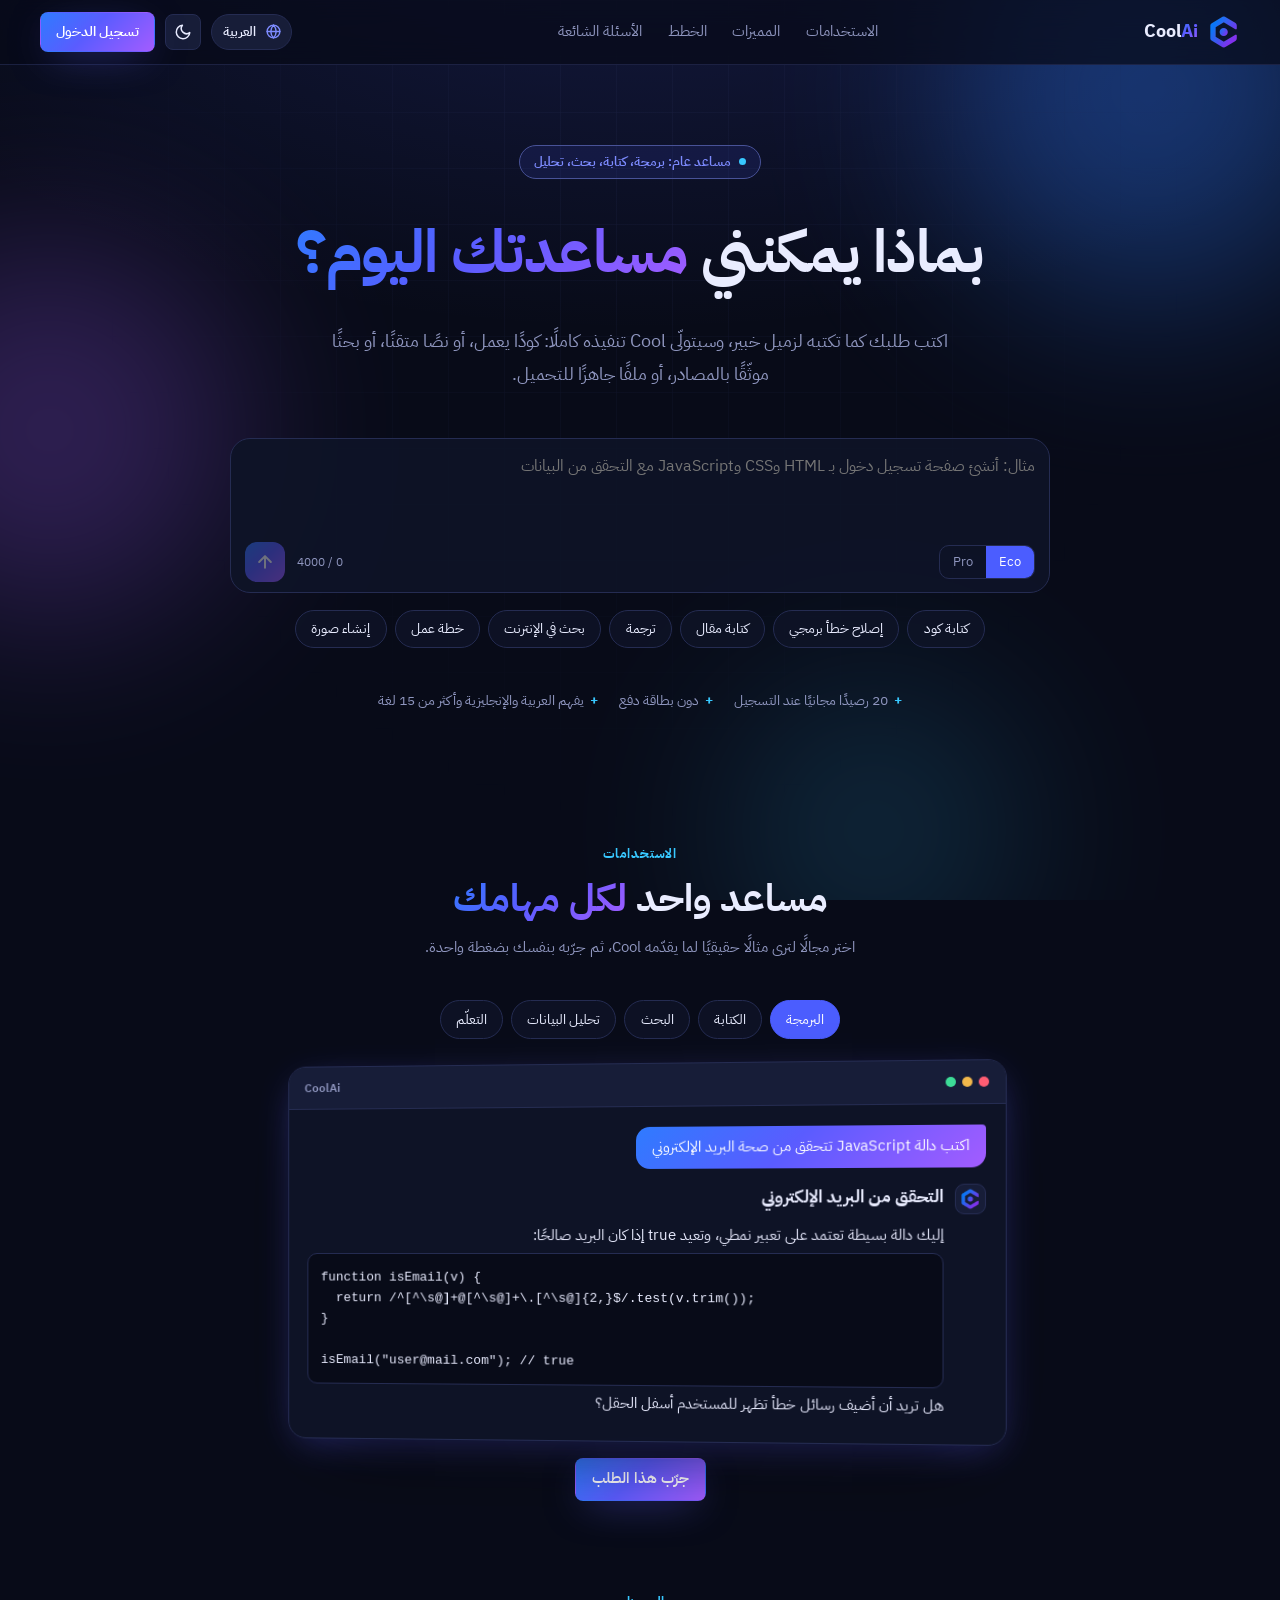
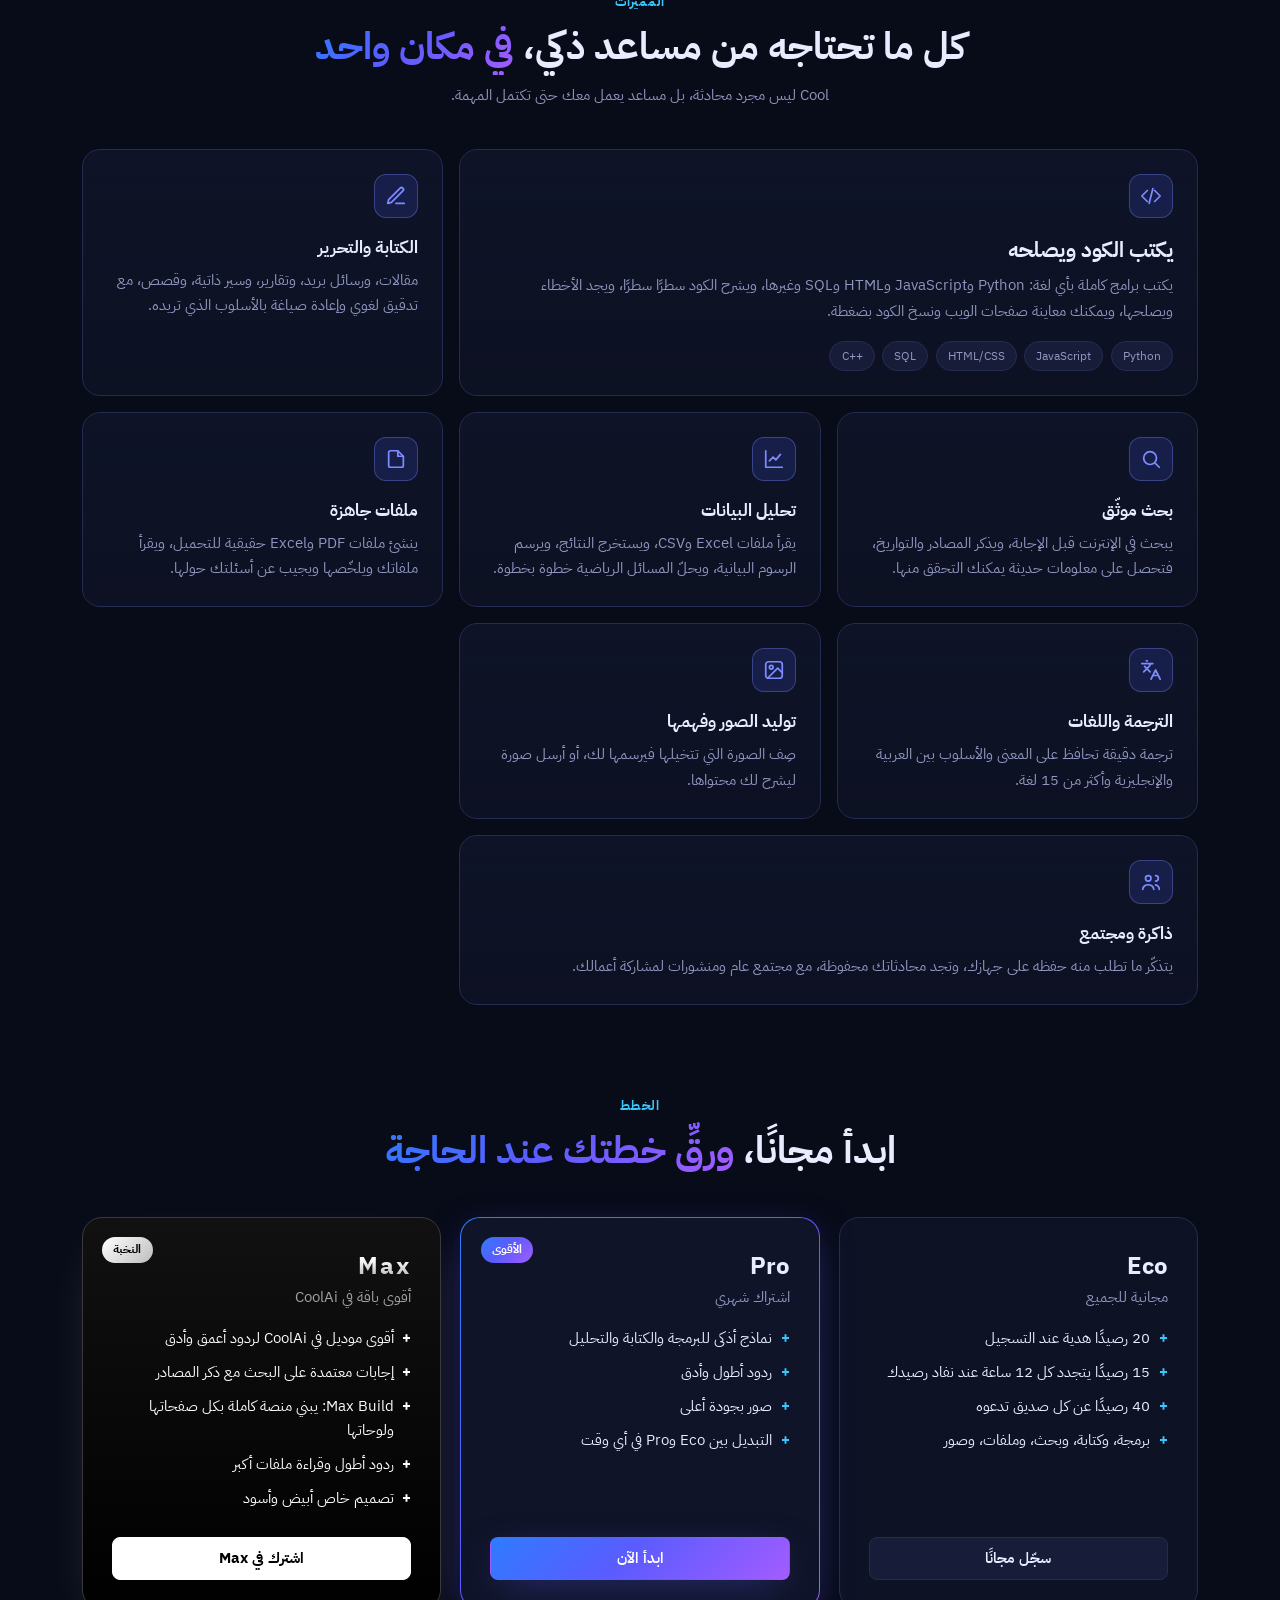
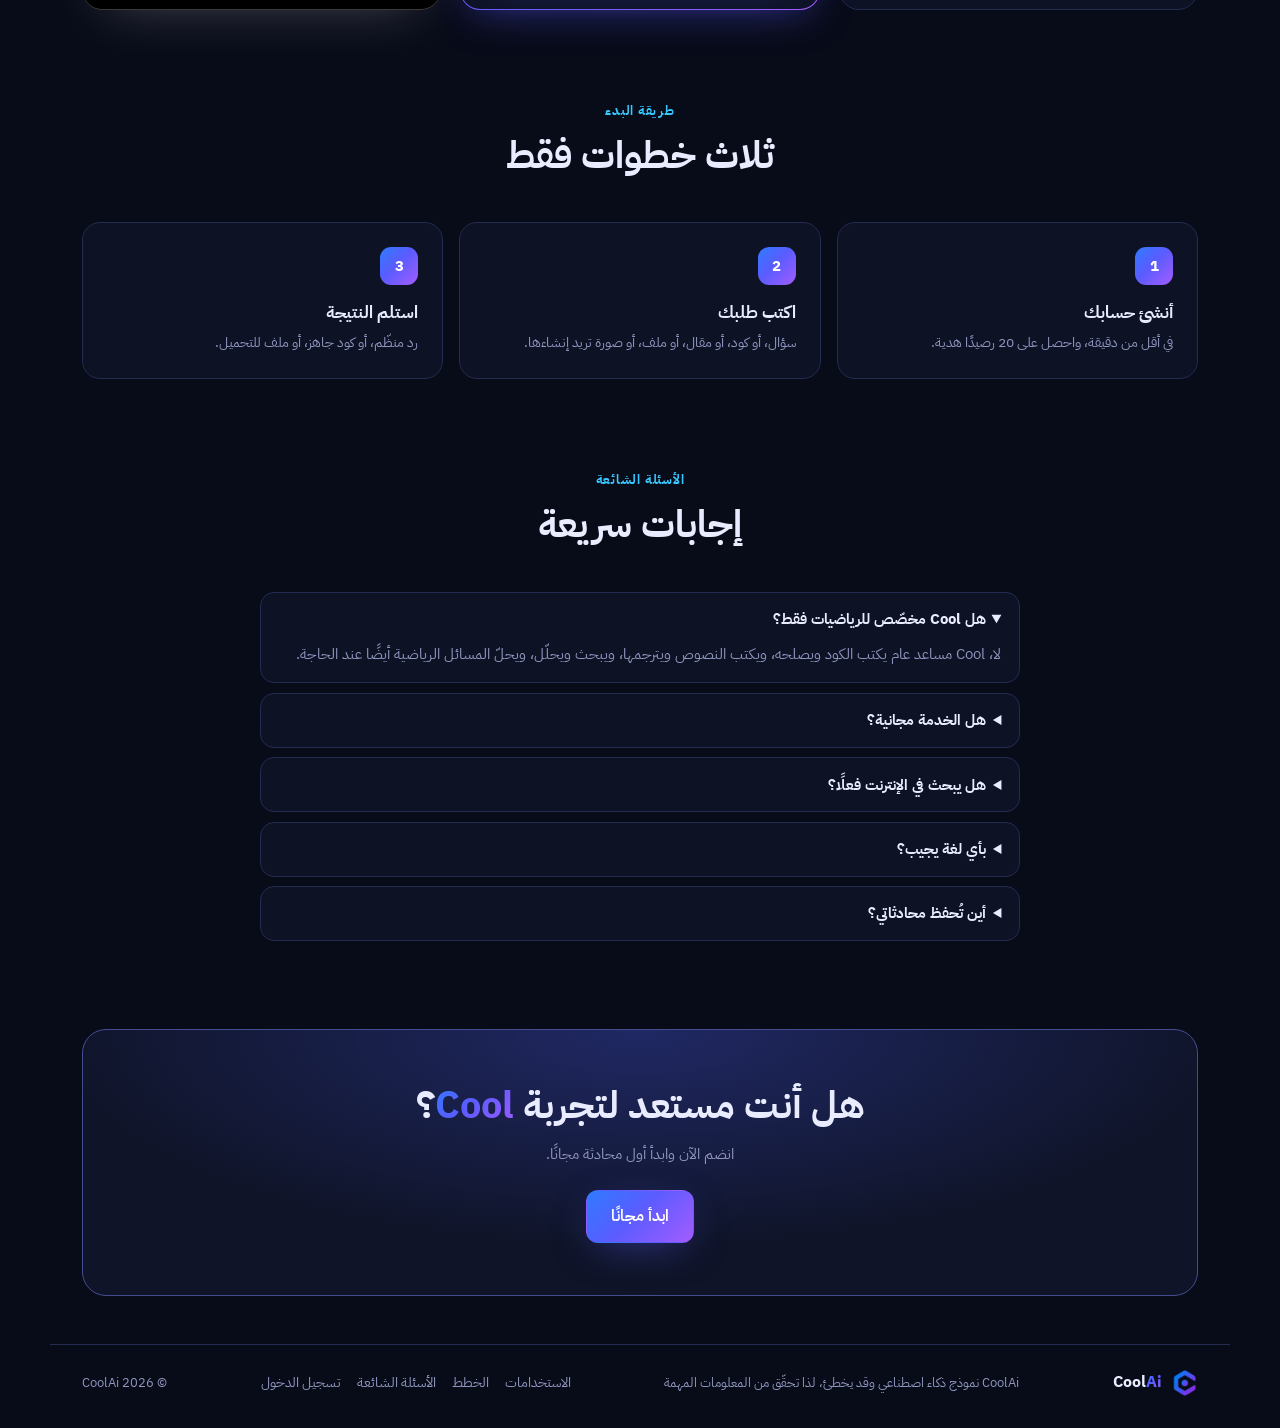
<file: index.html>
<!DOCTYPE html><html lang="ar" dir="rtl"><head><meta charset="UTF-8"><meta name="theme-color" content="#080b18"><meta name="viewport" content="width=device-width,initial-scale=1,maximum-scale=1,minimum-scale=1,user-scalable=no,viewport-fit=cover"><title>CoolAi — مساعدك الذكي الشامل</title><meta name="description" content="CoolAi مساعد ذكاء اصطناعي شامل: يكتب الكود ويصحّحه، ويكتب المقالات ويترجم، ويبحث في الإنترنت، ويحلّل البيانات، وينشئ الملفات والصور."><meta property="og:title" content="CoolAi — مساعدك الذكي الشامل"><meta property="og:description" content="اكتب ما تريد، وسيتولّى Cool التنفيذ: برمجة، وكتابة، وبحث، وتحليل، وملفات."><meta property="og:type" content="website"><meta name="twitter:card" content="summary"><link rel="icon" href="img/fav.png"><script src="core/theme.js"></script><link rel="stylesheet" href="core/base.css"><link rel="stylesheet" href="one.css"></head><body class="one">
<div class="bgfx" aria-hidden="true"><i class="o1"></i><i class="o2"></i><i class="o3"></i></div>
<header class="nav-top"><a class="brand" href="./"><img src="img/logo.png" alt="CoolAi" width="32" height="32"><span>Cool<b>Ai</b></span></a>
<nav class="links"><a href="#uses">الاستخدامات</a><a href="#features">المميزات</a><a href="#plans">الخطط</a><a href="#faq">الأسئلة الشائعة</a></nav>
<div class="row"><div id="google_translate_element" class="tr"></div><button class="icon-btn" data-tt aria-label="theme"><svg class="i-sun" viewBox="0 0 24 24"><circle cx="12" cy="12" r="4"/><path d="M12 2v2M12 20v2M4.9 4.9l1.4 1.4M17.7 17.7l1.4 1.4M2 12h2M20 12h2M4.9 19.1l1.4-1.4M17.7 6.3l1.4-1.4"/></svg><svg class="i-moon" viewBox="0 0 24 24"><path d="M21 12.8A9 9 0 1 1 11.2 3a7 7 0 0 0 9.8 9.8z"/></svg></button><a class="btn primary sm" href="log/login.html">تسجيل الدخول</a></div></header>

<main>
<section class="hero solo">
<span class="pill"><i></i>مساعد عام: برمجة، كتابة، بحث، تحليل</span>
<h1>بماذا يمكنني <span class="grad">مساعدتك اليوم؟</span></h1>
<p class="lead">اكتب طلبك كما تكتبه لزميل خبير، وسيتولّى Cool تنفيذه كاملًا: كودًا يعمل، أو نصًا متقنًا، أو بحثًا موثّقًا بالمصادر، أو ملفًا جاهزًا للتحميل.</p>
<form class="ask" id="ask" autocomplete="off">
<textarea id="askt" rows="3" maxlength="4000" placeholder="مثال: أنشئ صفحة تسجيل دخول بـ HTML وCSS وJavaScript مع التحقق من البيانات" aria-label="اكتب طلبك"></textarea>
<div class="askb">
<div class="askm" role="group" aria-label="الوضع"><button type="button" class="on" data-m="eco">Eco</button><button type="button" data-m="pro">Pro</button></div>
<span class="cnt" id="askc">0 / 4000</span>
<button class="send" type="submit" id="asks" aria-label="إرسال" disabled><svg viewBox="0 0 24 24"><path d="M12 19V5M5 12l7-7 7 7"/></svg></button>
</div>
</form>
<div class="chips" id="chips">
<button type="button" data-p="اكتب لي دالة بلغة Python تقرأ ملف CSV وتحسب متوسط كل عمود، مع شرح الكود">كتابة كود</button>
<button type="button" data-p="لديّ هذا الخطأ في الكود، ساعدني في إيجاد سببه وإصلاحه:&#10;">إصلاح خطأ برمجي</button>
<button type="button" data-p="اكتب لي مقالًا احترافيًا من 600 كلمة عن مستقبل الذكاء الاصطناعي في التعليم">كتابة مقال</button>
<button type="button" data-p="ترجم النص التالي إلى الإنجليزية بأسلوب احترافي:&#10;">ترجمة</button>
<button type="button" data-p="ابحث عن أحدث أخبار التقنية هذا الأسبوع ولخّصها مع ذكر المصادر">بحث في الإنترنت</button>
<button type="button" data-p="ضع لي خطة مذاكرة أسبوعية لامتحان الرياضيات مقسّمة على الأيام">خطة عمل</button>
<button type="button" data-p="ارسم صورة لمدينة مستقبلية عند الغروب بأسلوب سينمائي">إنشاء صورة</button>
</div>
<ul class="ticks"><li>20 رصيدًا مجانيًا عند التسجيل</li><li>دون بطاقة دفع</li><li>يفهم العربية والإنجليزية وأكثر من 15 لغة</li></ul>
</section>

<section id="uses" class="sec">
<div class="sh"><span class="kick">الاستخدامات</span><h2>مساعد واحد <span class="grad">لكل مهامك</span></h2><p>اختر مجالًا لترى مثالًا حقيقيًا لما يقدّمه Cool، ثم جرّبه بنفسك بضغطة واحدة.</p></div>
<div class="tabs" role="tablist" id="tabs">
<button role="tab" class="on" data-k="code">البرمجة</button><button role="tab" data-k="write">الكتابة</button><button role="tab" data-k="research">البحث</button><button role="tab" data-k="data">تحليل البيانات</button><button role="tab" data-k="learn">التعلّم</button>
</div>
<div class="tview">
<div class="dwin"><div class="dbar"><i></i><i></i><i></i><span>CoolAi</span></div>
<div class="dbody"><div class="um" id="tq"></div><div class="am"><div class="av"><img src="img/logo.png" alt=""></div><div class="ac" id="ta"></div></div></div></div>
<button class="btn primary" type="button" id="ttry">جرّب هذا الطلب</button>
</div>
</section>

<section id="features" class="sec">
<div class="sh"><span class="kick">المميزات</span><h2>كل ما تحتاجه من مساعد ذكي، <span class="grad">في مكان واحد</span></h2><p>Cool ليس مجرد محادثة، بل مساعد يعمل معك حتى تكتمل المهمة.</p></div>
<div class="bento">
<article class="fc big"><div class="ic"><svg viewBox="0 0 24 24"><path d="M8 6l-6 6 6 6M16 6l6 6-6 6M14 4l-4 16"/></svg></div><h3>يكتب الكود ويصلحه</h3><p>يكتب برامج كاملة بأي لغة: Python وJavaScript وHTML وSQL وغيرها، ويشرح الكود سطرًا سطرًا، ويجد الأخطاء ويصلحها، ويمكنك معاينة صفحات الويب ونسخ الكود بضغطة.</p><div class="srcs"><span>Python</span><span>JavaScript</span><span>HTML/CSS</span><span>SQL</span><span>C++</span></div></article>
<article class="fc"><div class="ic"><svg viewBox="0 0 24 24"><path d="M12 20h9M16.5 3.5a2.1 2.1 0 0 1 3 3L7 19l-4 1 1-4z"/></svg></div><h3>الكتابة والتحرير</h3><p>مقالات، ورسائل بريد، وتقارير، وسير ذاتية، وقصص، مع تدقيق لغوي وإعادة صياغة بالأسلوب الذي تريده.</p></article>
<article class="fc"><div class="ic"><svg viewBox="0 0 24 24"><circle cx="11" cy="11" r="7"/><path d="M21 21l-4.3-4.3"/></svg></div><h3>بحث موثّق</h3><p>يبحث في الإنترنت قبل الإجابة، ويذكر المصادر والتواريخ، فتحصل على معلومات حديثة يمكنك التحقق منها.</p></article>
<article class="fc"><div class="ic"><svg viewBox="0 0 24 24"><path d="M3 3v18h18M7 14l4-4 3 3 5-6"/></svg></div><h3>تحليل البيانات</h3><p>يقرأ ملفات Excel وCSV، ويستخرج النتائج، ويرسم الرسوم البيانية، ويحلّ المسائل الرياضية خطوة بخطوة.</p></article>
<article class="fc"><div class="ic"><svg viewBox="0 0 24 24"><path d="M14 3H6a2 2 0 0 0-2 2v14a2 2 0 0 0 2 2h12a2 2 0 0 0 2-2V9z"/><path d="M14 3v6h6"/></svg></div><h3>ملفات جاهزة</h3><p>ينشئ ملفات PDF وExcel حقيقية للتحميل، ويقرأ ملفاتك ويلخّصها ويجيب عن أسئلتك حولها.</p></article>
<article class="fc"><div class="ic"><svg viewBox="0 0 24 24"><path d="M5 8l6 6M4 14l6-6 2-3M2 5h12M7 2h1M22 22l-5-10-5 10M14 18h6"/></svg></div><h3>الترجمة واللغات</h3><p>ترجمة دقيقة تحافظ على المعنى والأسلوب بين العربية والإنجليزية وأكثر من 15 لغة.</p></article>
<article class="fc"><div class="ic"><svg viewBox="0 0 24 24"><rect x="3" y="3" width="18" height="18" rx="3"/><circle cx="9" cy="9" r="2"/><path d="M21 15l-5-5L5 21"/></svg></div><h3>توليد الصور وفهمها</h3><p>صِف الصورة التي تتخيلها فيرسمها لك، أو أرسل صورة ليشرح لك محتواها.</p></article>
<article class="fc wide"><div class="ic"><svg viewBox="0 0 24 24"><circle cx="9" cy="8" r="3"/><path d="M3 20c0-3 3-5 6-5s6 2 6 5M17 11a3 3 0 1 0 0-6M21 20c0-2.5-1.8-4.2-4-4.8"/></svg></div><h3>ذاكرة ومجتمع</h3><p>يتذكّر ما تطلب منه حفظه على جهازك، وتجد محادثاتك محفوظة، مع مجتمع عام ومنشورات لمشاركة أعمالك.</p></article>
</div>
</section>

<section id="plans" class="sec">
<div class="sh"><span class="kick">الخطط</span><h2>ابدأ مجانًا، <span class="grad">ورقِّ خطتك عند الحاجة</span></h2></div>
<div class="plans">
<article class="pl"><h3>Eco</h3><p class="pd">مجانية للجميع</p><ul><li>20 رصيدًا هدية عند التسجيل</li><li>15 رصيدًا يتجدد كل 12 ساعة عند نفاد رصيدك</li><li>40 رصيدًا عن كل صديق تدعوه</li><li>برمجة، وكتابة، وبحث، وملفات، وصور</li></ul><a class="btn block" href="log/login.html?m=signup">سجّل مجانًا</a></article>
<article class="pl pro"><span class="tag">الأقوى</span><h3>Pro</h3><p class="pd">اشتراك شهري</p><ul><li>نماذج أذكى للبرمجة والكتابة والتحليل</li><li>ردود أطول وأدق</li><li>صور بجودة أعلى</li><li>التبديل بين Eco وPro في أي وقت</li></ul><a class="btn primary block" href="log/login.html?m=signup">ابدأ الآن</a></article>
<article class="pl max"><span class="tag">النخبة</span><h3>Max</h3><p class="pd">أقوى باقة في CoolAi</p><ul><li>أقوى موديل في CoolAi لردود أعمق وأدق</li><li>إجابات معتمدة على البحث مع ذكر المصادر</li><li>Max Build: يبني منصة كاملة بكل صفحاتها ولوحاتها</li><li>ردود أطول وقراءة ملفات أكبر</li><li>تصميم خاص أبيض وأسود</li></ul><a class="btn block mx" href="log/login.html?m=signup">اشترك في Max</a></article>
</div>
</section>

<section id="how" class="sec">
<div class="sh"><span class="kick">طريقة البدء</span><h2>ثلاث خطوات فقط</h2></div>
<ol class="steps"><li><b>1</b><h3>أنشئ حسابك</h3><p>في أقل من دقيقة، واحصل على 20 رصيدًا هدية.</p></li><li><b>2</b><h3>اكتب طلبك</h3><p>سؤال، أو كود، أو مقال، أو ملف، أو صورة تريد إنشاءها.</p></li><li><b>3</b><h3>استلم النتيجة</h3><p>رد منظّم، أو كود جاهز، أو ملف للتحميل.</p></li></ol>
</section>

<section id="faq" class="sec">
<div class="sh"><span class="kick">الأسئلة الشائعة</span><h2>إجابات سريعة</h2></div>
<div class="faq">
<details open><summary>هل Cool مخصّص للرياضيات فقط؟</summary><p>لا، Cool مساعد عام يكتب الكود ويصلحه، ويكتب النصوص ويترجمها، ويبحث ويحلّل، ويحلّ المسائل الرياضية أيضًا عند الحاجة.</p></details>
<details><summary>هل الخدمة مجانية؟</summary><p>نعم، خطة Eco مجانية وتحصل فيها على رصيد يتجدد تلقائيًا، ويمكنك الترقية إلى Pro أو Max متى شئت.</p></details>
<details><summary>هل يبحث في الإنترنت فعلًا؟</summary><p>نعم، يبحث قبل الإجابة عن الأسئلة التي تحتاج معلومات حديثة، ويذكر المصادر التي اعتمد عليها.</p></details>
<details><summary>بأي لغة يجيب؟</summary><p>يجيب بلغة رسالتك، وإذا كتبت بالعربية فإنه يجيب بالعربية الفصحى السليمة.</p></details>
<details><summary>أين تُحفظ محادثاتي؟</summary><p>تُحفظ محادثاتك وذاكرتك على جهازك، ويمكنك حذفها في أي وقت من صفحة حسابك.</p></details>
</div>
</section>

<section class="final"><h2>هل أنت مستعد لتجربة <span class="grad">Cool</span>؟</h2><p>انضم الآن وابدأ أول محادثة مجانًا.</p><a class="btn primary lg" href="log/login.html?m=signup">ابدأ مجانًا</a></section>
</main>
<footer class="foot"><a class="brand" href="./"><img src="img/logo.png" alt="" width="26" height="26"><span>Cool<b>Ai</b></span></a><small>CoolAi نموذج ذكاء اصطناعي وقد يخطئ، لذا تحقّق من المعلومات المهمة</small><nav class="flinks"><a href="#uses">الاستخدامات</a><a href="#plans">الخطط</a><a href="#faq">الأسئلة الشائعة</a><a href="log/login.html">تسجيل الدخول</a></nav><small>© 2026 CoolAi</small></footer>
<script src="one.js"></script><script src="core/translate.js"></script></body></html>
</file>
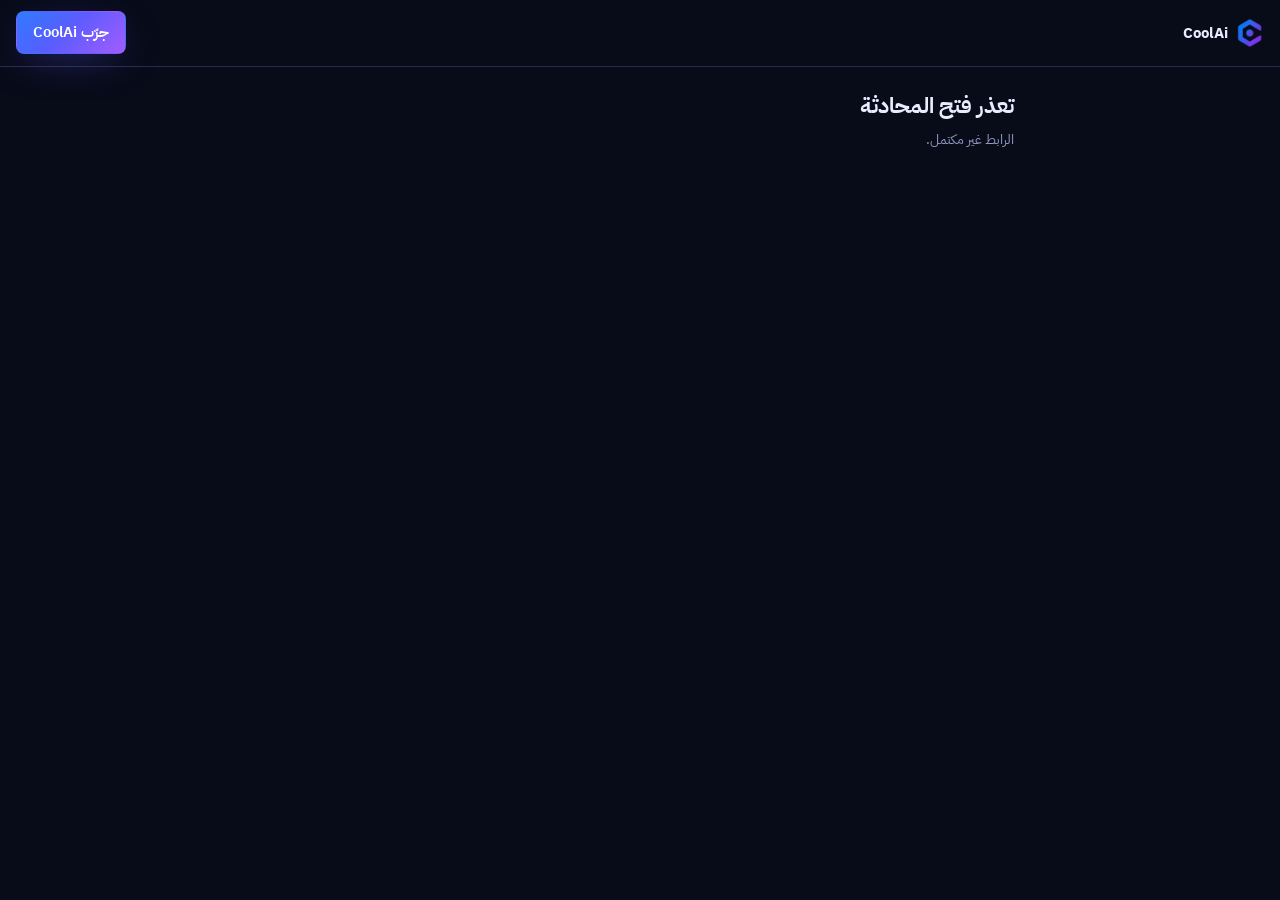
<file: s.html>
<!DOCTYPE html><html lang="ar" dir="rtl"><head><meta charset="UTF-8"><meta name="viewport" content="width=device-width,initial-scale=1,maximum-scale=1,minimum-scale=1,user-scalable=no,viewport-fit=cover"><meta name="theme-color" content="#080b18"><title>محادثة مشتركة — CoolAi</title><meta name="description" content="محادثة مشتركة من CoolAi للقراءة فقط."><meta property="og:title" content="محادثة مشتركة — CoolAi"><meta property="og:description" content="محادثة مشتركة من CoolAi للقراءة فقط."><meta property="og:type" content="article"><meta name="twitter:card" content="summary"><meta name="robots" content="noindex"><link rel="icon" href="img/fav.png"><script src="core/theme.js"></script><link rel="stylesheet" href="core/base.css"><link rel="stylesheet" href="vendor/katex/katex.min.css"><link rel="stylesheet" href="share.css"></head><body class="shp"><header class="sh-h"><a class="sh-b" href="./"><img src="img/logo.png" alt="">CoolAi</a><a class="btn primary" href="./">جرّب CoolAi</a></header><main class="sh-m"><h1 id="st">جارٍ التحميل...</h1><p class="sh-n" id="sn">محادثة للقراءة فقط</p><div id="sm"></div></main><script src="core/config.js"></script><script src="vendor/katex/katex.min.js"></script><script src="share.js"></script></body></html>
</file>
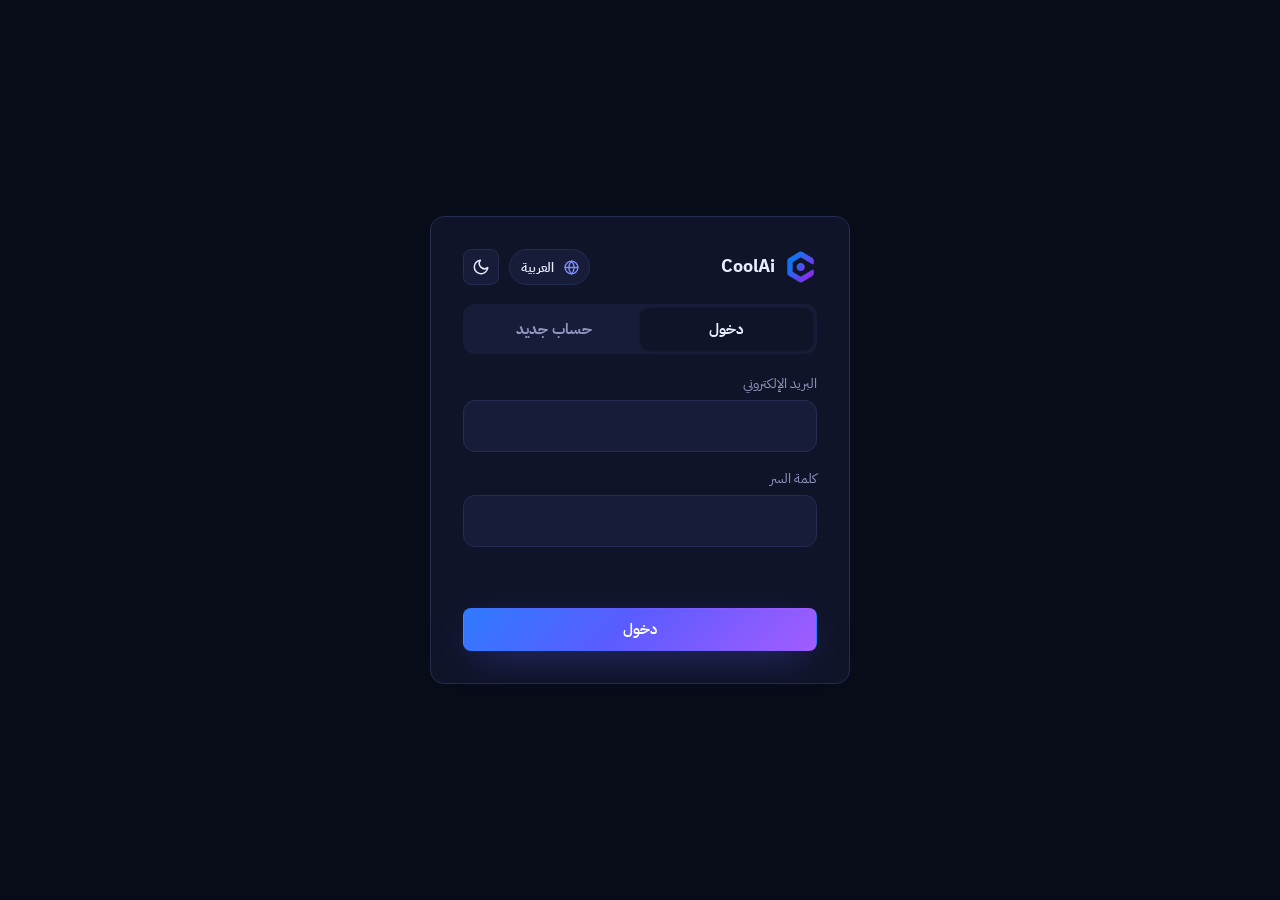
<file: log/login.html>
<!DOCTYPE html><html lang="ar" dir="rtl"><head><meta name="theme-color" content="#080b18"><meta charset="UTF-8"><meta name="viewport" content="width=device-width,initial-scale=1,maximum-scale=1,minimum-scale=1,user-scalable=no,viewport-fit=cover"><title>CoolAi - الدخول</title><link rel="icon" href="../img/fav.png"><script src="../core/theme.js"></script><link rel="stylesheet" href="../core/base.css"><link rel="stylesheet" href="login.css"></head><body>
<div class="auth"><div class="card"><div class="row" style="justify-content:space-between"><a class="brand" href="../"><img src="../img/logo.png" alt="">CoolAi</a><div class="row"><div id="google_translate_element" class="tr"></div><button class="icon-btn" data-tt aria-label="theme"><svg class="i-sun" viewBox="0 0 24 24"><circle cx="12" cy="12" r="4"/><path d="M12 2v2M12 20v2M4.9 4.9l1.4 1.4M17.7 17.7l1.4 1.4M2 12h2M20 12h2M4.9 19.1l1.4-1.4M17.7 6.3l1.4-1.4"/></svg><svg class="i-moon" viewBox="0 0 24 24"><path d="M21 12.8A9 9 0 1 1 11.2 3a7 7 0 0 0 9.8 9.8z"/></svg></button></div></div>
<div class="tabs"><button id="t-login" class="on">دخول</button><button id="t-signup">حساب جديد</button></div>
<form id="f" novalidate><div class="field" id="g-name" hidden><label>الاسم</label><input id="name" maxlength="40" autocomplete="name"></div>
<div class="field"><label>البريد الإلكتروني</label><input id="email" type="email" autocomplete="email" dir="ltr"></div>
<div class="field"><label>كلمة السر</label><input id="password" type="password" autocomplete="current-password" dir="ltr"></div>
<div class="field" id="g-code" hidden><label>كود الدعوة (اختياري)</label><input id="invite" maxlength="12" dir="ltr"></div>
<div id="ts" style="margin-bottom:1rem"></div><div class="err" id="err"></div><button class="btn primary block" id="go">دخول</button></form></div></div>
<script src="../core/config.js"></script><script src="../core/api.js"></script><script src="login.js"></script><script src="../core/translate.js"></script></body></html>
</file>
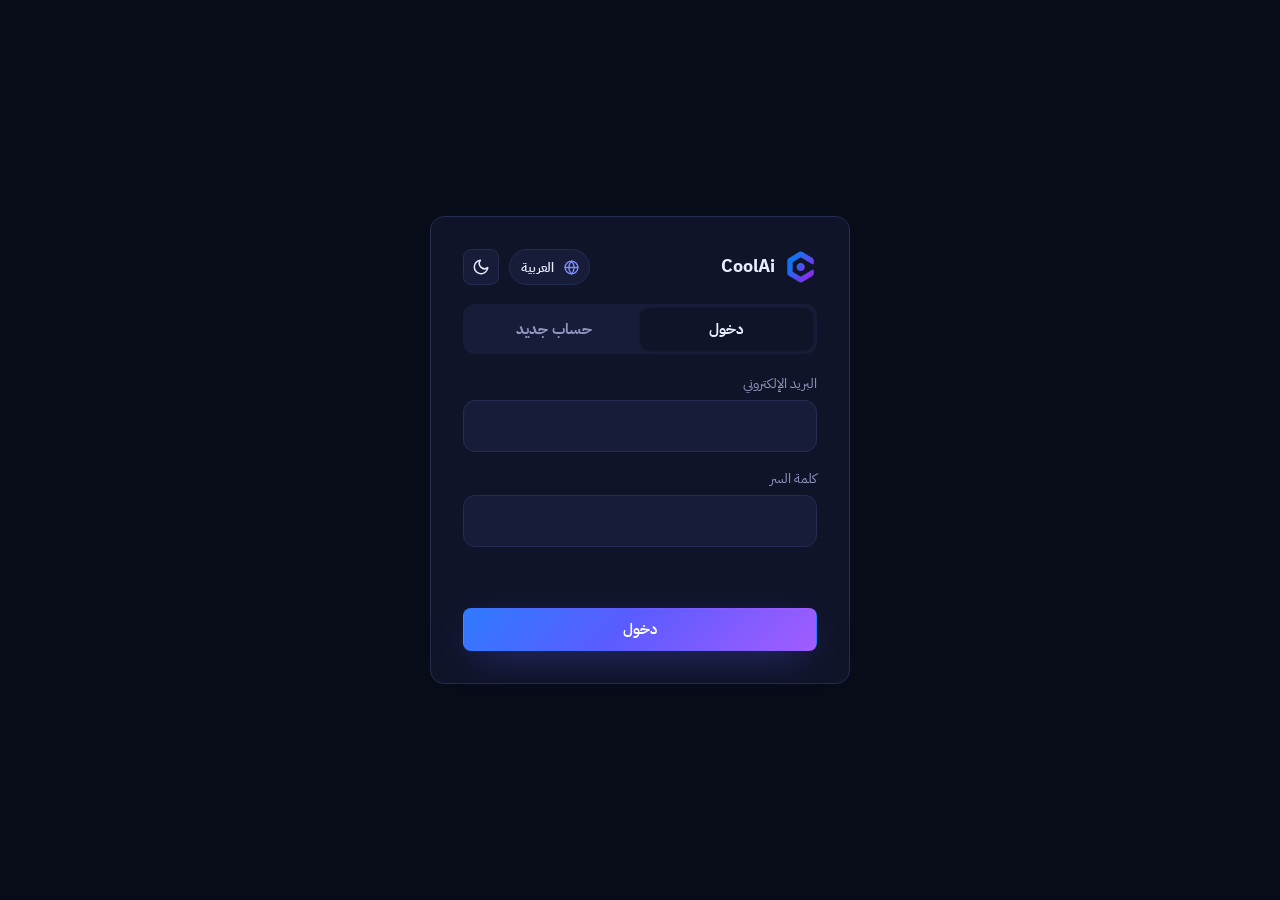
<file: main/main.html>
<!DOCTYPE html><html lang="ar" dir="rtl"><head><meta charset="UTF-8"><meta name="viewport" content="width=device-width,initial-scale=1,maximum-scale=1,minimum-scale=1,user-scalable=no,viewport-fit=cover"><meta name="theme-color" content="#0d1117"><title>CoolAi</title><link rel="icon" href="../img/fav.png"><script src="../core/theme.js"></script><link rel="stylesheet" href="../core/base.css"><link rel="stylesheet" href="../vendor/katex/katex.min.css"><link rel="stylesheet" href="main.css"><link rel="stylesheet" href="plus.css"><link rel="stylesheet" href="build.css"></head><body>
<div class="ticker" id="ticker" hidden></div>
<div class="shell"><aside class="side" id="side"><div class="side-h"><a class="brand" href="../"><img src="../img/logo.png" alt="">CoolAi</a><button class="icon-btn x" id="sx" aria-label="إغلاق"><svg viewBox="0 0 24 24"><path d="M18 6L6 18M6 6l12 12"/></svg></button></div>
<button class="btn primary block" id="newc"><svg viewBox="0 0 24 24" width="16" height="16" style="stroke:currentColor;fill:none;stroke-width:2.2"><path d="M12 5v14M5 12h14"/></svg>محادثة جديدة</button>
<div class="pjbar"><select id="pjs" aria-label="المشروع"></select><button type="button" class="icon-btn" id="pjm" title="إدارة المشاريع" aria-label="إدارة المشاريع"><svg viewBox="0 0 24 24"><path d="M3 7h6l2 2h10v10H3z"/><path d="M12 13h6M15 10v6"/></svg></button></div><div class="hist" id="hist"></div>
<nav class="nav"><a href="#posts" data-v="posts"><svg viewBox="0 0 24 24"><rect x="3" y="3" width="18" height="18" rx="3"/><circle cx="8.5" cy="8.5" r="1.5"/><path d="M21 15l-5-5L5 21"/></svg><span>المنشورات</span></a><a href="#community" data-v="community"><svg viewBox="0 0 24 24"><circle cx="9" cy="8" r="3"/><path d="M3 20c0-3 3-5 6-5s6 2 6 5M17 11a3 3 0 1 0 0-6M21 20c0-2.5-1.8-4.2-4-4.8"/></svg><span>المجتمع</span></a><a href="#wallet" data-v="wallet"><svg viewBox="0 0 24 24"><path d="M21 12V7H5a2 2 0 0 1 0-4h14v4M3 5v14a2 2 0 0 0 2 2h16v-5"/><path d="M18 12a2 2 0 0 0 0 4h4v-4z"/></svg><span>المحفظة</span></a><a href="#profile" data-v="profile"><svg viewBox="0 0 24 24"><circle cx="12" cy="8" r="4"/><path d="M4 21c0-4 4-6 8-6s8 2 8 6"/></svg><span>حسابي</span></a></nav>
<div class="me"><span id="who"></span><div class="row" style="gap:.4rem"><button class="icon-btn" data-tt title="تغيير الثيم" aria-label="تغيير الثيم"><svg viewBox="0 0 24 24"><circle cx="12" cy="12" r="9"/><path d="M12 3v18M12 8h5M12 13h4"/></svg></button><button class="icon-btn" id="out" aria-label="خروج" title="تسجيل الخروج"><svg viewBox="0 0 24 24"><path d="M9 21H5a2 2 0 0 1-2-2V5a2 2 0 0 1 2-2h4M16 17l5-5-5-5M21 12H9"/></svg></button></div></div></aside>
<div class="scrim" id="scrim"></div>
<div class="main"><header class="bar"><button class="icon-btn menu" id="menu" aria-label="القائمة"><svg viewBox="0 0 24 24"><path d="M3 6h18M3 12h18M3 18h18"/></svg></button><span class="ttl" id="ttl">CoolAi</span><div class="row"><button type="button" class="icon-btn chatonly" id="shr" title="مشاركة المحادثة برابط" aria-label="مشاركة المحادثة"><svg viewBox="0 0 24 24"><circle cx="18" cy="5" r="3"/><circle cx="6" cy="12" r="3"/><circle cx="18" cy="19" r="3"/><path d="M8.6 13.5l6.8 4M15.4 6.5l-6.8 4"/></svg></button><button type="button" class="icon-btn chatonly" id="exp" title="تصدير المحادثة" aria-label="تصدير المحادثة"><svg viewBox="0 0 24 24"><path d="M12 4v11M7 10l5 5 5-5M5 20h14"/></svg></button><a class="icon-btn star" id="upg" href="pro.html" title="ترقية إلى Pro" aria-label="ترقية إلى Pro" hidden><svg viewBox="0 0 24 24"><path d="M12 2l3 7h7l-5.5 4.5L18.5 21 12 16.8 5.5 21l2-7.5L2 9h7z"/></svg></a><span class="probadge" id="prob" hidden>PRO</span><span class="pill" id="cr"><i class="coin">C</i><b id="crv">0</b><span>كريديت</span></span><div id="google_translate_element" class="tr"></div><button class="icon-btn" data-tt title="تغيير الثيم (GitHub / VS Code)"><svg class="i-moon" viewBox="0 0 24 24"><circle cx="12" cy="12" r="9"/><path d="M12 3v18M12 8h5M12 13h4"/></svg></button></div></header>
<section class="view" id="v-chat"><div class="msgs" id="msgs"></div><div class="dock"><div class="fwrap"><div class="fp" id="fp" hidden><div class="fph"><b>ملفاتك</b><small>محفوظة على جهازك فقط</small></div><button type="button" class="btn primary block" id="fpu"><svg viewBox="0 0 24 24" width="16" height="16" style="stroke:currentColor;fill:none;stroke-width:2.2"><path d="M12 5v14M5 12h14"/></svg>رفع ملف أو صورة</button><div class="fpl" id="fpl"></div></div><div class="att" id="att" hidden></div></div><input type="file" id="ff" multiple hidden accept="image/*,.txt,.md,.csv,.tsv,.json,.xml,.yaml,.yml,.html,.htm,.css,.js,.ts,.tsx,.jsx,.py,.php,.java,.c,.cpp,.cs,.go,.rs,.rb,.kt,.swift,.dart,.sql,.sh,.gs,.vue,.svg,.log,.ini,.toml,.env,.xlsx,.xlsm,.xls,text/*"><form class="composer" id="cf"><button type="button" class="mode" id="mode" title="تبديل الوضع">Eco</button><button type="button" class="icon-btn" id="pin" title="إرفاق ملف أو صورة" aria-label="إرفاق ملف"><svg viewBox="0 0 24 24"><path d="M21.4 11.1l-9.2 9.2a6 6 0 0 1-8.5-8.5l9.2-9.2a4 4 0 0 1 5.7 5.7l-9.2 9.2a2 2 0 0 1-2.8-2.8l8.5-8.5"/></svg></button><button type="button" class="icon-btn" id="imgm" title="وضع رسم الصورة"><svg viewBox="0 0 24 24"><rect x="3" y="3" width="18" height="18" rx="3"/><circle cx="8.5" cy="8.5" r="1.5"/><path d="M21 15l-5-5L5 21"/></svg></button><button type="button" class="icon-btn" id="mic" title="تحدث بدل الكتابة" aria-label="إدخال صوتي"><svg viewBox="0 0 24 24"><rect x="9" y="3" width="6" height="11" rx="3"/><path d="M5 11a7 7 0 0 0 14 0M12 18v3"/></svg></button><textarea id="ci" rows="1" placeholder="اكتب رسالتك..."></textarea><button class="send" id="cs" aria-label="إرسال"><svg viewBox="0 0 24 24"><path d="M22 2L11 13M22 2l-7 20-4-9-9-4z"/></svg></button></form><small class="hint" id="hint">CoolAi نموذج ذكاء اصطناعي وقد يخطئ أحيانًا</small></div></section>
<section class="view" id="v-posts"><div class="card compose"><textarea id="pt" maxlength="1000" rows="2" placeholder="بماذا تفكر؟"></textarea><img id="pprev" class="prev" hidden alt=""><div class="row" style="justify-content:space-between"><label class="btn" for="pf">صورة</label><input id="pf" type="file" accept="image/*" hidden><span class="err" id="perr" style="margin:0"></span><button class="btn primary" id="pgo">نشر</button></div></div><div id="pl"></div></section>
<section class="view" id="v-community"><div class="cm" id="cm"></div><div class="dock"><form class="composer" id="cmf"><input id="cmi" maxlength="500" placeholder="اكتب للجميع..." autocomplete="off"><button class="btn primary">إرسال</button></form></div></section>
<section class="view" id="v-profile"><div class="wrap"><div class="card prof"><div class="avatar" id="pav"></div><label class="btn" for="pav-f">تغيير الصورة</label><input id="pav-f" type="file" accept="image/*" hidden><div class="err" id="pverr"></div><h2 id="pn"></h2><p id="pe"></p><p id="pd" style="font-size:.85rem"></p><div class="kv"><span>الخطة</span><b id="pplan"></b><a class="btn" id="pupg" href="pro.html">ترقية إلى Pro</a></div><div class="kv"><span>كود الدعوة الخاص بك</span><b id="pc"></b><button class="btn" id="pcp">نسخ رابط الدعوة</button></div><div class="kv"><span>تمت دعوتك بواسطة كود</span><b id="pr"></b></div></div>
<div class="card mem"><h3>ذاكرة كوول</h3><p>معلومات يتعلّمها Cool عنك من محادثاتك. محفوظة على جهازك فقط.</p><ul id="mem"></ul><button class="btn" id="clrm" style="margin-top:.8rem">مسح الذاكرة</button></div></div></section>
<section class="view" id="v-wallet"><div class="wrap">
<div class="card bal"><div class="bals"><div><span class="lbl">رصيد Coins</span><div class="big"><i class="coin">C</i><b id="wc">0</b><span>Coins</span></div></div><div><span class="lbl">رصيد الكريديت</span><div class="big"><b id="wk">0</b><span>كريديت</span></div></div></div><div class="cv"><label class="lbl">حوّل Coins إلى كريديت (1 Coin = 1 كريديت)</label><div class="row"><input id="cvn" type="number" min="1" step="1" dir="ltr" placeholder="العدد"><button class="btn" id="cvm" type="button">الكل</button><button class="btn primary" id="cvb" type="button">تحويل</button></div><div class="err" id="cve"></div></div><small class="lbl" id="wfree"></small></div>
<div class="card wal" id="w-gift"><h3>كود هدية</h3><p class="sub">لديك كود؟ اكتبه هنا لتحصل على الهدية التي يحملها (Coins أو ترقية Pro).</p><div class="row"><input id="gc" class="gin" dir="ltr" maxlength="30" placeholder="CODE" autocomplete="off"><button class="btn primary" id="gcb" type="button">تفعيل</button></div><div class="err" id="gce"></div></div>
<div class="card wal" id="w-buy"><h3>شحن Coins</h3><p class="sub">1 Coin = 1 جنيه. تُضاف إلى رصيد Coins بعد مراجعة التحويل، ثم يمكنك تحويلها إلى كريديت من الأعلى.</p><div class="pk" id="pk"></div>
<div class="field"><label>أو اكتب عددًا آخر</label><input id="bn" type="number" min="10" max="10000" step="1" value="100" dir="ltr"></div>
<div class="field"><label>كود الخصم (اختياري)</label><div class="row"><input id="bc" dir="ltr" maxlength="20"><button class="btn" id="bca" type="button">تطبيق</button></div></div>
<div class="sum"><div><span>عدد Coins</span><b id="bq">100</b></div><div id="bdr" hidden><span>الخصم</span><b id="bd"></b></div><div class="tot"><span>الإجمالي بالجنيه</span><b id="bt">100</b></div></div>
<div class="err" id="be"></div><button class="btn primary block" id="bgo">متابعة للدفع</button></div>
<div class="card wal" id="w-pay" hidden><h3>الدفع</h3><p class="sub">حوّل <b id="wpt"></b> جنيه بإحدى الطرق دي:</p>
<div class="kv"><span>إنستا باي</span><b id="wpi"></b><button class="btn" id="wpic" type="button">نسخ الرقم</button></div>
<div class="kv"><span>تيلدا (اسم المستخدم)</span><b id="wptd"></b></div>
<div class="kv"><span>فوري أو تحويل بنكي</span><a class="btn" id="wpsp" target="_blank" rel="noopener">تواصل مع الدعم</a><small id="wpst"></small></div>
<p class="warn">احتفظ بلقطة شاشة للتحويل، فستحتاج إليها مع الفاتورة.</p>
<label class="chk"><input type="checkbox" id="wpck"> حوّلت المبلغ واحتفظت بسكرين التحويل</label>
<div class="err" id="wpe"></div><button class="btn primary block" id="wpn">إنشاء الفاتورة</button><button class="btn block" id="wpb" style="margin-top:.5rem">رجوع</button></div>
<div class="card wal inv" id="w-inv" hidden><div class="row" style="justify-content:space-between"><h3>فاتورة CoolAi</h3><span class="badge">قيد المراجعة</span></div><div id="wirows"></div><p class="warn" id="wipol"></p>
<button class="btn primary block" id="widl">تحميل الفاتورة على جهازك (PNG)</button><a class="btn block" id="wiwa" target="_blank" rel="noopener" style="margin-top:.5rem">إرسال على واتساب الدعم</a><button class="btn block" id="wicp" style="margin-top:.5rem">نسخ نص الفاتورة</button><button class="btn block" id="wiok" style="margin-top:.5rem">تم</button></div>
<div class="card wal" id="w-his" hidden><h3>فواتيرك</h3><div id="wih"></div></div>
<div class="card wal"><h3>ادعُ أصحابك</h3><p class="sub">يحصل صديقك على 20 كريديت، وتحصل أنت على 40 كريديت.</p><div class="icode" id="ic"></div><button class="btn" id="cp">نسخ رابط الدعوة</button></div>
</div></section>
</div><aside class="cv" id="cv" hidden><div class="cvh"><div class="cvt"><b id="cvname">كود</b><small id="cvs"></small></div><div class="cvtabs"><button type="button" data-cv="code" class="on">الكود</button><button type="button" data-cv="view" id="cvtv" hidden>معاينة</button></div><div class="row"><button type="button" class="icon-btn" id="cvr" title="تحديث المعاينة"><svg viewBox="0 0 24 24"><path d="M21 12a9 9 0 1 1-3-6.7L21 8M21 3v5h-5"/></svg></button><button type="button" class="icon-btn" id="cvc" title="نسخ"><svg viewBox="0 0 24 24"><rect x="9" y="9" width="12" height="12" rx="2"/><path d="M5 15V5a2 2 0 0 1 2-2h10"/></svg></button><button type="button" class="icon-btn" id="cvd" title="تحميل"><svg viewBox="0 0 24 24"><path d="M12 3v12M7 10l5 5 5-5M5 21h14"/></svg></button><button type="button" class="icon-btn" id="cvx" title="إغلاق"><svg viewBox="0 0 24 24"><path d="M18 6L6 18M6 6l12 12"/></svg></button></div></div><div class="cvb"><pre class="cvp notranslate" id="cvp"><code id="cvcode"></code></pre><iframe id="cvf" title="معاينة" sandbox="allow-scripts allow-modals allow-forms" hidden></iframe></div></aside></div>
<dialog class="dlg" id="dlg"><form method="dialog" class="dlg-in" id="dlgb"></form></dialog><script src="../core/config.js"></script><script src="../core/api.js"></script><script src="../core/news.js"></script><script src="store.js"></script><script src="files.js"></script><script src="../core/xlsx.js"></script><script src="../core/pdf.js"></script><script src="../vendor/katex/katex.min.js"></script><script src="chart.js"></script><script src="canvas.js"></script><script src="voice.js"></script><script src="main.js"></script><script src="plus.js"></script><script src="build.js"></script><script src="social.js"></script><script src="../core/inv.js"></script><script src="wallet.js"></script><script src="../core/translate.js"></script></body></html>
</file>
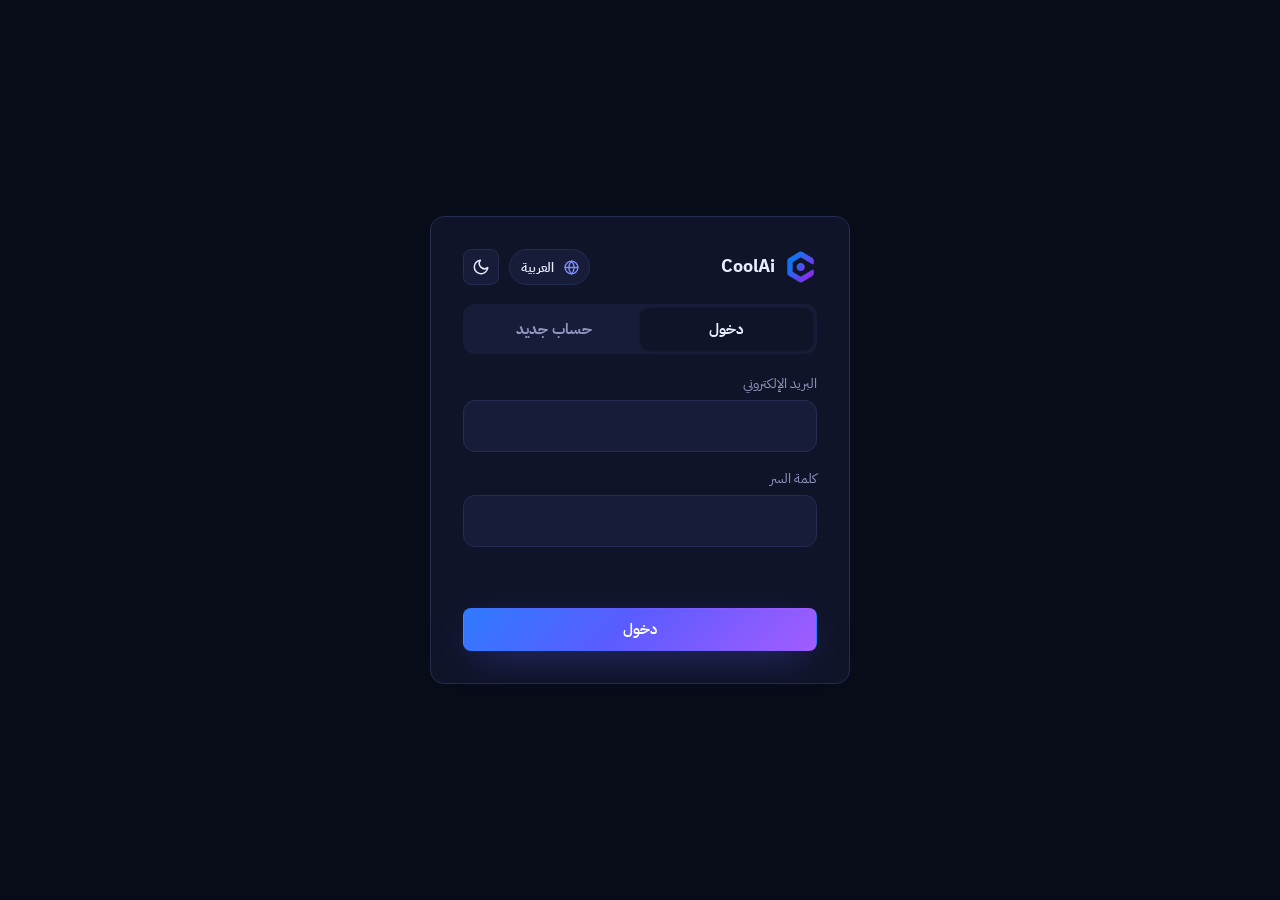
<file: main/pro.html>
<!DOCTYPE html><html lang="ar" dir="rtl"><head><meta charset="UTF-8"><meta name="viewport" content="width=device-width,initial-scale=1,maximum-scale=1,minimum-scale=1,user-scalable=no,viewport-fit=cover"><meta name="theme-color" content="#0d1117"><title>CoolAi Pro</title><link rel="icon" href="../img/fav.png"><script src="../core/theme.js"></script><link rel="stylesheet" href="../core/base.css"><link rel="stylesheet" href="pro.css"></head><body>
<div class="ticker" id="ticker" hidden></div>
<header class="pbar"><a class="brand" href="main.html#chat"><img src="../img/logo.png" alt="">CoolAi</a><div class="row"><div id="google_translate_element" class="tr"></div><a class="btn" href="main.html#chat">العودة إلى المحادثة</a></div></header>
<main class="pwrap" id="pw" hidden>
<section class="card phero"><div class="stars"><svg viewBox="0 0 24 24"><path d="M12 2l3 7h7l-5.5 4.5L18.5 21 12 16.8 5.5 21l2-7.5L2 9h7z"/></svg><svg viewBox="0 0 24 24"><path d="M12 2l3 7h7l-5.5 4.5L18.5 21 12 16.8 5.5 21l2-7.5L2 9h7z"/></svg><svg viewBox="0 0 24 24"><path d="M12 2l3 7h7l-5.5 4.5L18.5 21 12 16.8 5.5 21l2-7.5L2 9h7z"/></svg></div><h1>CoolAi <span class="probadge">PRO</span></h1><p class="sub">أقوى نماذج الكتابة والصور مع CoolPro</p><div class="price"><b id="pp">-</b><span>جنيه</span></div><small class="lbl">اشتراك شهري · مدته 30 يومًا</small>
<ul class="feat" id="pf"></ul>
<div class="kvp"><span>رصيد يضاف مرة واحدة مع الاشتراك</span><b id="pcr">-</b></div>
<div class="kvp"><span>تجديد الرصيد عند نفاده (كل <i id="ph">12</i> ساعة)</span><b id="prf">-</b></div>
<div id="st-pro" class="okbox" hidden>حسابك Pro بالفعل. استمتع بـ CoolPro.</div>
<button class="btn primary block" id="go">اشترك الآن</button><div class="err" id="ge"></div></section>
<section class="card" id="pay" hidden><h3>الدفع</h3><p class="sub">حوّل <b id="pt"></b> جنيه بإحدى الطرق دي:</p>
<div class="kvp"><span>إنستا باي</span><b id="pi"></b><button class="btn" id="pic" type="button">نسخ الرقم</button></div>
<div class="kvp"><span>تيلدا (اسم المستخدم)</span><b id="ptd"></b></div>
<div class="kvp"><span>فوري أو تحويل بنكي</span><a class="btn" id="psp" target="_blank" rel="noopener">تواصل مع الدعم</a></div>
<label class="chk"><input type="checkbox" id="pck"> حوّلت المبلغ واحتفظت بسكرين التحويل</label>
<div class="err" id="pe"></div><button class="btn primary block" id="pn">إنشاء الفاتورة</button><button class="btn block" id="pb" style="margin-top:.5rem">رجوع</button></section>
<section class="card inv" id="inv" hidden><div class="row" style="justify-content:space-between"><h3>فاتورة ترقية Pro</h3><span class="badge">قيد المراجعة</span></div><div id="ir"></div><p class="warn">سيتحول حسابك إلى Pro لمدة شهر (30 يومًا) فور تأكيد الدفع.</p>
<button class="btn primary block" id="idl">تحميل الفاتورة (PNG)</button><a class="btn block" id="iwa" target="_blank" rel="noopener" style="margin-top:.5rem">إرسال على واتساب الدعم</a><a class="btn block" href="main.html#wallet" style="margin-top:.5rem">متابعة الفواتير في المحفظة</a></section>
</main>
<script src="../core/config.js"></script><script src="../core/api.js"></script><script src="../core/news.js"></script><script src="../core/inv.js"></script><script src="pro.js"></script><script src="../core/translate.js"></script></body></html>
</file>
<file: core/base.css>
@import url('https://fonts.googleapis.com/css2?family=IBM+Plex+Sans+Arabic:wght@400;500;600;700&family=JetBrains+Mono:wght@400;600&display=swap');
:root,[data-theme=github]{--bg:#080b18;--surface:#0f1428;--surface2:#171d38;--border:#252c52;--text:#e9ecff;--muted:#8f96bf;--brand:#4b5dff;--brand-h:#7d8bff;--accent:#a35cff;--cyan:#38c8ff;--danger:#ff5d73;--gold:#f2b84b;--r:14px}
[data-theme=vscode]{--bg:#0c0d12;--surface:#14161d;--surface2:#1c1f29;--border:#2b2f3d;--text:#e6e8ef;--muted:#8a8fa3;--brand:#4b5dff;--brand-h:#7d8bff;--accent:#a35cff;--cyan:#38c8ff;--danger:#ff6b7d;--gold:#f2b84b}
:root{--brand2:var(--brand-h);--grad:linear-gradient(135deg,#2f7bff 0%,#5a5cff 45%,#a35cff 100%);--glow:0 10px 40px -12px rgba(91,92,255,.55)}
*{box-sizing:border-box;margin:0;padding:0}
[hidden]{display:none!important}
html{color-scheme:dark}
body{font-family:'IBM Plex Sans Arabic','Segoe UI',Tahoma,system-ui,sans-serif;font-size:15px;background:var(--bg);color:var(--text);line-height:1.6}
a{color:inherit;text-decoration:none}button,input,textarea,select{font:inherit;color:inherit}
:focus-visible{outline:2px solid var(--brand-h);outline-offset:2px}
::-webkit-scrollbar{width:10px;height:10px}::-webkit-scrollbar-thumb{background:var(--border);border-radius:8px;border:2px solid var(--bg)}
.brand{display:flex;align-items:center;gap:10px;font-weight:700;font-size:1.15rem}.brand img{width:32px;height:32px;border-radius:8px}
.btn{display:inline-flex;align-items:center;justify-content:center;gap:8px;padding:.55rem 1rem;border-radius:8px;border:1px solid var(--border);background:var(--surface2);cursor:pointer;font-weight:600;font-size:.92rem;transition:background .15s,border-color .15s}
.btn:hover{border-color:var(--muted)}
.btn.primary{background:var(--grad);border-color:transparent;color:#fff;box-shadow:var(--glow)}.btn.primary:hover{filter:brightness(1.12);color:#fff}
.btn.block{width:100%}.btn:disabled{opacity:.5;cursor:not-allowed}
.icon-btn{width:36px;height:36px;border-radius:8px;border:1px solid var(--border);background:var(--surface2);cursor:pointer;display:grid;place-items:center;flex:none;transition:border-color .15s}.icon-btn:hover{border-color:var(--muted)}
.icon-btn svg,.nav a svg{width:18px;height:18px;stroke:currentColor;fill:none;stroke-width:2;stroke-linecap:round;stroke-linejoin:round;flex:none}
.i-sun{display:none}
.row{display:flex;gap:.6rem;align-items:center}
.grad{background:var(--grad);-webkit-background-clip:text;background-clip:text;color:transparent}
.card{background:var(--surface);border:1px solid var(--border);border-radius:var(--r);padding:1.2rem}
.card .ic{width:40px;height:40px;border-radius:8px;background:var(--surface2);border:1px solid var(--border);display:grid;place-items:center;margin-bottom:.8rem;color:var(--brand-h)}
.card .ic svg{width:20px;height:20px;stroke:currentColor;fill:none;stroke-width:2}
.card p{color:var(--muted);font-size:.92rem}
.field{margin-bottom:1rem}.field label{display:block;font-size:.85rem;color:var(--muted);margin-bottom:.35rem}
.field input,.compose textarea{width:100%;padding:.65rem .85rem;background:var(--bg);border:1px solid var(--border);border-radius:8px;outline:none}
.field input:focus,.compose textarea:focus{border-color:var(--brand-h)}
.err{color:var(--danger);font-size:.85rem;min-height:1.2rem}
.pill{display:inline-flex;gap:6px;align-items:center;padding:.25rem .75rem;border-radius:99px;background:var(--surface2);border:1px solid var(--border);font-size:.85rem;font-weight:600}
.pill.low{color:var(--danger);border-color:var(--danger)}
.coin{display:inline-grid;place-items:center;width:18px;height:18px;border-radius:50%;background:var(--gold);color:#1a1300;font:700 11px/1 'JetBrains Mono',monospace;font-style:normal;flex:none}
.avatar{width:40px;height:40px;border-radius:50%;background:var(--brand);color:#fff;display:grid;place-items:center;font-weight:700;flex:none;overflow:hidden}
.skel{height:120px;border-radius:12px;margin-bottom:1rem;background:linear-gradient(90deg,var(--surface2) 25%,var(--surface) 50%,var(--surface2) 75%);background-size:200% 100%;animation:shimmer 1.4s infinite}
@keyframes shimmer{to{background-position:-200% 0}}
@keyframes rise{from{opacity:0;transform:translateY(8px)}}
@keyframes b{50%{transform:translateY(-4px);opacity:.4}}
@keyframes pop{40%{transform:scale(1.35)}}
.rise{animation:rise .3s both}
@media(prefers-reduced-motion:reduce){*{animation:none!important;transition:none!important}}
.ticker{background:#000;color:#fff;overflow:hidden;white-space:nowrap;height:32px;display:flex;align-items:center;border-bottom:1px solid #1f1f1f;flex:none;position:relative;z-index:40}
.tk-track{display:flex;width:max-content;direction:ltr;animation:tk 30s linear infinite}
.ticker:hover .tk-track{animation-play-state:paused}
.tk-grp{display:flex;align-items:center;flex:none}
.tk-b,.tk-r{font-weight:700;font-size:.88rem;padding:0 .2rem}
.tk-b{color:#3b82f6}.tk-r{color:#ef4444}
.tk-dot{font-style:normal;color:#fff;opacity:.85;padding:0 1rem}
@keyframes tk{from{transform:translateX(-50%)}to{transform:translateX(0)}}
.probadge{display:inline-flex;align-items:center;padding:.15rem .6rem;border-radius:99px;font:700 .75rem/1.4 'JetBrains Mono',monospace;letter-spacing:1px;color:#1a1300;background:linear-gradient(135deg,#f5d36b,#d29922);flex:none}
.star{color:var(--gold);border-color:color-mix(in srgb,var(--gold) 55%,var(--border))}
.star svg{fill:var(--gold);stroke:var(--gold);animation:twinkle 2.4s ease-in-out infinite}
@keyframes twinkle{50%{transform:scale(1.18) rotate(8deg);opacity:.75}}
.tr{display:flex;align-items:center;gap:.35rem;height:36px;padding:0 .3rem 0 .6rem;background:var(--surface2);border:1px solid var(--border);border-radius:999px;transition:border-color .15s}
.tr:hover,.tr:focus-within{border-color:var(--brand-h)}
.tr::before{content:'';flex:none;width:17px;height:17px;background:var(--brand-h);-webkit-mask:url("data:image/svg+xml,%3Csvg xmlns='http://www.w3.org/2000/svg' viewBox='0 0 24 24' fill='none' stroke='black' stroke-width='2' stroke-linecap='round'%3E%3Ccircle cx='12' cy='12' r='9'/%3E%3Cpath d='M3 12h18M12 3c2.5 2.7 3.8 5.7 3.8 9s-1.3 6.3-3.8 9c-2.5-2.7-3.8-5.7-3.8-9S9.5 5.7 12 3z'/%3E%3C/svg%3E") center/contain no-repeat;mask:url("data:image/svg+xml,%3Csvg xmlns='http://www.w3.org/2000/svg' viewBox='0 0 24 24' fill='none' stroke='black' stroke-width='2' stroke-linecap='round'%3E%3Ccircle cx='12' cy='12' r='9'/%3E%3Cpath d='M3 12h18M12 3c2.5 2.7 3.8 5.7 3.8 9s-1.3 6.3-3.8 9c-2.5-2.7-3.8-5.7-3.8-9S9.5 5.7 12 3z'/%3E%3C/svg%3E") center/contain no-repeat}
[dir=rtl] .tr{padding:0 .6rem 0 .3rem}
.tr .goog-te-gadget{font-size:0!important;line-height:0;color:transparent}
.tr .goog-te-gadget>span,.tr .goog-te-gadget>div>span,.tr .goog-logo-link{display:none!important}
.tr select.goog-te-combo{font:600 .8rem 'IBM Plex Sans Arabic',sans-serif;margin:0!important;max-width:104px;height:32px;padding:0 .2rem;background:transparent;color:var(--text);border:0;border-radius:999px;cursor:pointer;outline:none;appearance:none;-webkit-appearance:none}
.tr select.goog-te-combo option{background:var(--surface);color:var(--text)}
@media(max-width:760px){.tr{padding:0 .5rem!important}.tr select.goog-te-combo{max-width:22px;color:transparent}.tr select.goog-te-combo option{color:var(--text)}}
iframe.goog-te-banner-frame,.goog-te-banner-frame,#goog-gt-tt,.goog-tooltip,.goog-text-highlight{display:none!important;box-shadow:none!important;background:none!important}
body{top:0!important}
.notranslate{translate:no}
.trx{position:relative;padding:0!important;cursor:pointer}
.trb{display:flex;align-items:center;gap:.35rem;height:100%;padding:0 .7rem 0 .2rem;background:none;border:0;color:var(--text);font:600 .8rem 'IBM Plex Sans Arabic',sans-serif;cursor:pointer;border-radius:999px}
[dir=rtl] .trb{padding:0 .2rem 0 .7rem}
.trx::before{margin-inline-start:.6rem;pointer-events:none}
.trm{position:absolute;top:calc(100% + 6px);inset-inline-end:0;z-index:200;display:none;flex-direction:column;min-width:160px;max-height:min(60vh,380px);overflow-y:auto;padding:.3rem;background:var(--surface);border:1px solid var(--border);border-radius:12px;box-shadow:0 12px 30px rgba(0,0,0,.35)}
.trx.open .trm{display:flex}
.tro{all:unset;box-sizing:border-box;padding:.5rem .75rem;border-radius:8px;font:500 .88rem 'IBM Plex Sans Arabic',sans-serif;color:var(--text);cursor:pointer;text-align:start}
.tro:hover,.tro:focus-visible{background:var(--surface2)}.tro.on{color:var(--brand-h);font-weight:700}
@media(max-width:760px){.trb span{display:none}.trb{padding:0 .55rem!important}.trx::before{margin-inline-start:.55rem}}
body{top:0!important}.skiptranslate iframe,body>.skiptranslate{display:none!important}
html{-webkit-text-size-adjust:100%;text-size-adjust:100%;touch-action:manipulation;overflow-x:hidden;max-width:100%}
body{overflow-x:hidden;max-width:100%;touch-action:manipulation;overscroll-behavior-x:none}
*{-webkit-tap-highlight-color:transparent}
img,svg,video,canvas,iframe{max-width:100%}
@media(max-width:760px){input,textarea,select{font-size:16px!important}}
.trnote{position:fixed;bottom:1rem;left:50%;transform:translateX(-50%);z-index:300;max-width:calc(100% - 2rem);padding:.6rem 1rem;border-radius:10px;background:var(--surface2);border:1px solid var(--border);color:var(--text);font-size:.85rem;box-shadow:0 8px 24px rgba(0,0,0,.35)}
[dir=ltr] .nav a.on{box-shadow:inset 3px 0 0 var(--brand-h)}
[dir=ltr] .trb{padding:0 .7rem 0 .2rem}
html{-webkit-text-size-adjust:100%;text-size-adjust:100%;touch-action:manipulation}
html,body{max-width:100%;overflow-x:hidden}
img,video,canvas,svg{max-width:100%}
.mb{overflow-wrap:anywhere}
.mb pre,.mb table,.mb .mxd{max-width:100%;overflow-x:auto;-webkit-overflow-scrolling:touch}
.mb table{display:block}
.cut-note{margin-top:.6rem;padding:.45rem .7rem;border-radius:10px;border:1px dashed var(--border);color:var(--muted);font-size:.85rem;white-space:normal}
@media(max-width:760px){input,textarea,select{font-size:16px!important}button,a{-webkit-tap-highlight-color:transparent}}
@supports(padding:max(0px)){body{padding-left:env(safe-area-inset-left);padding-right:env(safe-area-inset-right)}}
html[data-max]{--bg:#000;--surface:#0b0b0b;--surface2:#151515;--border:#2b2b2b;--text:#fafafa;--muted:#9a9a9a;--brand:#f5f5f5;--brand-h:#fff;--accent:#d9d9d9;--cyan:#e6e6e6;--gold:#fff;--grad:linear-gradient(135deg,#fff,#bdbdbd);--glow:0 0 0 1px #ffffff22,0 8px 30px -10px #ffffff40}
html[data-max] body{background:radial-gradient(1200px 500px at 50% -200px,#1c1c1c,#000 70%) fixed}
html[data-max] .btn.primary,html[data-max] .btn.primary:hover,html[data-max] .send,html[data-max] .icon-btn.on,html[data-max] .avatar{color:#000}
html[data-max] .send:hover{background:#fff;color:#000}
html[data-max] ::selection{background:#fff;color:#000}
html[data-max] .mode.build{background:linear-gradient(135deg,#fff,#7a7a7a);color:#000}
html.maxin body{animation:maxin 1.2s ease}
@keyframes maxin{0%{filter:invert(1) brightness(2)}35%{filter:invert(0) brightness(1.6)}100%{filter:none}}
.mode.max{color:#000;background:linear-gradient(135deg,#fff,#a8a8a8);border-color:#fff;box-shadow:0 0 18px -4px #ffffffaa;letter-spacing:2px}
.maxbadge{display:inline-block;padding:.05rem .6rem;border-radius:6px;background:linear-gradient(135deg,#fff,#a8a8a8);color:#000;font:800 .9em/1.4 'JetBrains Mono',monospace;letter-spacing:3px}
@media (prefers-reduced-motion:reduce){html.maxin body{animation:none}}
html[data-max] body:before{content:'';position:fixed;inset:0;pointer-events:none;z-index:0;opacity:.035;background-image:url("data:image/svg+xml,%3Csvg xmlns='http://www.w3.org/2000/svg' width='160' height='160'%3E%3Cfilter id='n'%3E%3CfeTurbulence type='fractalNoise' baseFrequency='.9' numOctaves='2'/%3E%3C/filter%3E%3Crect width='100%25' height='100%25' filter='url(%23n)'/%3E%3C/svg%3E")}
html[data-max] .card{background:linear-gradient(180deg,#111,#070707);border:1px solid #262626;box-shadow:inset 0 1px 0 #ffffff14,0 20px 50px -30px #000}
html[data-max] .bar{background:#000c;backdrop-filter:blur(14px);border-bottom-color:#1f1f1f}
html[data-max] .composer{background:#0a0a0a;border-color:#333;box-shadow:0 0 0 1px #ffffff0a,0 18px 50px -25px #ffffff30}
html[data-max] .composer:focus-within{border-color:#8a8a8a;box-shadow:0 0 0 1px #ffffff30,0 18px 60px -20px #ffffff45}
html[data-max] h1,html[data-max] h2{background:linear-gradient(180deg,#fff 30%,#9c9c9c);-webkit-background-clip:text;background-clip:text;color:transparent;letter-spacing:.3px}
html[data-max] .btn{border-color:#333}html[data-max] .btn:hover{border-color:#fff}
html[data-max] .btn.primary{background:linear-gradient(135deg,#fff,#cfcfcf 55%,#fff);background-size:200% 100%;animation:maxshine 4s linear infinite;box-shadow:0 10px 30px -12px #ffffff70}
html[data-max] .maxbadge{background:linear-gradient(110deg,#fff 35%,#8d8d8d 50%,#fff 65%);background-size:250% 100%;animation:maxshine 3s linear infinite}
html[data-max] .mode.max{background:linear-gradient(110deg,#fff 35%,#9a9a9a 50%,#fff 65%);background-size:250% 100%;animation:maxshine 3s linear infinite}
@keyframes maxshine{0%{background-position:100% 0}100%{background-position:-100% 0}}
html[data-max] .price b{background:linear-gradient(180deg,#fff,#8f8f8f);-webkit-background-clip:text;background-clip:text;color:transparent}
html[data-max] .feat li:before{background:#fff;box-shadow:0 0 0 3px #ffffff22,0 0 12px #ffffff80}
html[data-max] ::-webkit-scrollbar-thumb{background:#333}
@media (prefers-reduced-motion:reduce){html[data-max] .btn.primary,html[data-max] .maxbadge,html[data-max] .mode.max{animation:none}}
html[data-max] img[src*="logo"],html[data-max] img[src*="fav"],html[data-max] .logo,html[data-max] .brand img{filter:grayscale(1) contrast(1.2) brightness(1.5)}
select{background-color:var(--surface);color:var(--text);color-scheme:light dark}
select option,select optgroup{background-color:var(--surface);color:var(--text)}
</file>
<file: one.css>
html,body.one{overflow-x:hidden;max-width:100%}
body.one{position:relative;scroll-behavior:smooth}
.bgfx{position:fixed;inset:0;z-index:-1;pointer-events:none;overflow:hidden;background:radial-gradient(1200px 600px at 50% -10%,color-mix(in srgb,var(--brand) 18%,transparent),transparent 70%),var(--bg)}
.bgfx::after{content:"";position:absolute;inset:0;background-image:linear-gradient(color-mix(in srgb,var(--border) 45%,transparent) 1px,transparent 1px),linear-gradient(90deg,color-mix(in srgb,var(--border) 45%,transparent) 1px,transparent 1px);background-size:56px 56px;mask-image:radial-gradient(ellipse at 50% 0%,#000 10%,transparent 65%);-webkit-mask-image:radial-gradient(ellipse at 50% 0%,#000 10%,transparent 65%);opacity:.5}
.bgfx i{position:absolute;border-radius:50%;filter:blur(90px);opacity:.35}
.bgfx .o1{width:420px;height:420px;background:#2f7bff;top:-120px;right:-80px}
.bgfx .o2{width:380px;height:380px;background:#a35cff;top:240px;left:-140px;opacity:.25}
.bgfx .o3{width:300px;height:300px;background:#38c8ff;bottom:-80px;right:20%;opacity:.15}
.nav-top{position:sticky;top:0;z-index:20;display:flex;justify-content:space-between;align-items:center;gap:1rem;padding:.75rem clamp(1rem,4vw,2.5rem);background:color-mix(in srgb,var(--bg) 72%,transparent);backdrop-filter:blur(14px);-webkit-backdrop-filter:blur(14px);border-bottom:1px solid color-mix(in srgb,var(--border) 70%,transparent)}
.brand span b{background:var(--grad);-webkit-background-clip:text;background-clip:text;color:transparent}
.links{display:flex;gap:1.6rem;font-size:.92rem;color:var(--muted)}.links a:hover{color:var(--text)}
.btn.sm{padding:.48rem .95rem;font-size:.88rem}
.btn.lg{padding:.8rem 1.5rem;font-size:1rem;border-radius:12px}
.btn.lg svg{width:18px;height:18px;stroke:currentColor;fill:none;stroke-width:2.2;stroke-linecap:round;stroke-linejoin:round}
[dir=ltr] .btn.lg svg{transform:scaleX(-1)}
.btn.ghost{background:color-mix(in srgb,var(--surface) 70%,transparent);backdrop-filter:blur(6px)}
main{max-width:1180px;margin:0 auto;padding:0 clamp(1rem,4vw,2rem)}
.hero{display:grid;grid-template-columns:1.05fr .95fr;gap:3rem;align-items:center;padding:5rem 0 3.5rem}
.pill{display:inline-flex;align-items:center;gap:.5rem;padding:.35rem .85rem;border-radius:99px;border:1px solid color-mix(in srgb,var(--brand-h) 40%,var(--border));background:color-mix(in srgb,var(--brand) 12%,transparent);font-size:.82rem;color:var(--brand-h);font-weight:600;margin-bottom:1.3rem}
.pill i{width:7px;height:7px;border-radius:50%;background:var(--cyan);box-shadow:0 0 0 0 var(--cyan);animation:pu 2s infinite}
@keyframes pu{0%{box-shadow:0 0 0 0 color-mix(in srgb,var(--cyan) 60%,transparent)}70%{box-shadow:0 0 0 8px transparent}100%{box-shadow:0 0 0 0 transparent}}
.hero h1{font-size:clamp(2.1rem,5.2vw,3.7rem);line-height:1.22;font-weight:700;letter-spacing:-.01em;margin-bottom:1.1rem}
.lead{color:var(--muted);font-size:1.12rem;line-height:1.85;max-width:560px;margin-bottom:1.8rem}
.cta{flex-wrap:wrap;gap:.8rem}
.ticks{list-style:none;display:flex;flex-wrap:wrap;gap:.5rem 1.3rem;margin-top:1.5rem;color:var(--muted);font-size:.88rem}
.ticks li{display:flex;align-items:center;gap:.4rem}.ticks li::before{content:"+";color:var(--cyan);font-weight:700}
.demo{position:relative}
.dwin{border-radius:18px;border:1px solid var(--border);background:color-mix(in srgb,var(--surface) 88%,transparent);box-shadow:0 30px 80px -30px rgba(0,0,0,.7),var(--glow);overflow:hidden;transform:perspective(1200px) rotateY(-4deg);transition:transform .5s}
[dir=ltr] .dwin{transform:perspective(1200px) rotateY(4deg)}
.demo:hover .dwin{transform:none}
.dbar{display:flex;align-items:center;gap:6px;padding:.7rem 1rem;border-bottom:1px solid var(--border);background:var(--surface2)}
.dbar i{width:10px;height:10px;border-radius:50%;background:var(--border)}.dbar i:first-child{background:#ff5d73}.dbar i:nth-child(2){background:#f2b84b}.dbar i:nth-child(3){background:#3ddc97}
.dbar span{margin-inline-start:auto;font-size:.78rem;color:var(--muted);font-weight:600}
.dbody{padding:1.2rem;display:flex;flex-direction:column;gap:1rem}
.um{align-self:flex-start;max-width:85%;background:var(--grad);color:#fff;padding:.6rem 1rem;border-radius:14px;border-start-start-radius:4px;font-size:.92rem}
.am{display:flex;gap:.7rem;align-items:flex-start}
.av{width:30px;height:30px;border-radius:9px;background:var(--surface2);border:1px solid var(--border);display:grid;place-items:center;flex:none}.av img{width:20px;height:20px}
.ac{flex:1;min-width:0}
.at{display:block;font-size:1.05rem;margin-bottom:.6rem}
.eq{display:flex;align-items:center;justify-content:center;gap:.5rem;padding:.7rem;border:1px solid var(--border);border-radius:12px;background:color-mix(in srgb,var(--brand) 8%,var(--bg));font-family:'Times New Roman',serif;font-size:1.15rem;font-style:italic}
.fr{display:inline-flex;flex-direction:column;align-items:center;font-size:.95rem}.fr span:first-child{border-bottom:1px solid currentColor;padding:0 .3rem .1rem}
.sol{display:flex;gap:.5rem;margin:.6rem 0}.sol span{padding:.25rem .7rem;border-radius:8px;background:color-mix(in srgb,var(--cyan) 14%,transparent);color:var(--cyan);font-weight:700;font-size:.85rem;direction:ltr}
.crv{width:100%;height:auto;border:1px solid var(--border);border-radius:12px;background:var(--bg)}
.crv .gl{stroke:var(--border);stroke-width:1;fill:none}
.crv .cv{stroke:url(#lg);stroke-width:3;fill:none;stroke-linecap:round;stroke-dasharray:420;stroke-dashoffset:420;animation:dr 2.4s .4s ease forwards}
.crv circle{fill:var(--text);opacity:0;animation:fi .4s 2.4s forwards}
@keyframes dr{to{stroke-dashoffset:0}}@keyframes fi{to{opacity:1}}
.dt{display:flex;gap:4px;margin-top:.7rem}.dt i{width:6px;height:6px;border-radius:50%;background:var(--muted);animation:bo 1.2s infinite}.dt i:nth-child(2){animation-delay:.15s}.dt i:nth-child(3){animation-delay:.3s}
@keyframes bo{0%,80%,100%{opacity:.3;transform:translateY(0)}40%{opacity:1;transform:translateY(-3px)}}
.fl{position:absolute;display:flex;align-items:center;gap:.45rem;padding:.5rem .85rem;border-radius:12px;background:color-mix(in srgb,var(--surface2) 92%,transparent);border:1px solid var(--border);font-size:.8rem;font-weight:600;box-shadow:0 12px 30px -12px rgba(0,0,0,.6);backdrop-filter:blur(8px);animation:fl 5s ease-in-out infinite}
.fl svg{width:16px;height:16px;stroke:var(--cyan);fill:none;stroke-width:2;stroke-linecap:round;stroke-linejoin:round}
.f1{top:18%;inset-inline-end:-22px}.f2{bottom:10%;inset-inline-start:-26px;animation-delay:-2.5s}.f2 svg{stroke:var(--accent)}
@keyframes fl{50%{transform:translateY(-8px)}}
.strip{display:grid;grid-template-columns:repeat(4,1fr);border:1px solid var(--border);border-radius:18px;background:color-mix(in srgb,var(--surface) 75%,transparent);overflow:hidden}
.strip div{padding:1.3rem;text-align:center;border-inline-start:1px solid var(--border)}.strip div:first-child{border-inline-start:0}
.strip b{display:block;font-size:1.6rem;background:var(--grad);-webkit-background-clip:text;background-clip:text;color:transparent;direction:ltr}
.strip span{color:var(--muted);font-size:.85rem}
.sec{padding:5.5rem 0 0}
.sh{text-align:center;max-width:700px;margin:0 auto 2.6rem}
.kick{display:inline-block;font-size:.8rem;font-weight:700;letter-spacing:.06em;color:var(--cyan);margin-bottom:.6rem}
.sh h2,.final h2{font-size:clamp(1.6rem,3.6vw,2.4rem);line-height:1.3;margin-bottom:.7rem}
.sh p{color:var(--muted)}
.bento{display:grid;grid-template-columns:repeat(3,1fr);gap:1rem}
.fc{position:relative;padding:1.5rem;border-radius:18px;border:1px solid var(--border);background:linear-gradient(180deg,color-mix(in srgb,var(--surface) 95%,transparent),color-mix(in srgb,var(--surface) 70%,transparent));overflow:hidden;transition:border-color .25s,transform .25s}
.fc:hover{border-color:color-mix(in srgb,var(--brand-h) 55%,var(--border));transform:translateY(-3px)}
.fc::before{content:"";position:absolute;width:220px;height:220px;border-radius:50%;background:var(--brand);filter:blur(80px);opacity:0;top:-110px;inset-inline-end:-80px;transition:opacity .3s}
.fc:hover::before{opacity:.25}
.fc.big{grid-column:span 2;grid-row:span 1}.fc.wide{grid-column:span 2}
.fc .ic{width:44px;height:44px;border-radius:12px;display:grid;place-items:center;margin-bottom:1rem;background:color-mix(in srgb,var(--brand) 16%,transparent);border:1px solid color-mix(in srgb,var(--brand-h) 35%,transparent);color:var(--brand-h)}
.fc .ic svg{width:22px;height:22px;stroke:currentColor;fill:none;stroke-width:1.9;stroke-linecap:round;stroke-linejoin:round}
.fc h3{font-size:1.08rem;margin-bottom:.4rem}.fc p{color:var(--muted);font-size:.92rem;line-height:1.75}
.fc.big h3{font-size:1.3rem}
.srcs{display:flex;flex-wrap:wrap;gap:.45rem;margin-top:1rem}.srcs span{font-size:.78rem;padding:.25rem .7rem;border-radius:99px;border:1px solid var(--border);background:var(--surface2);color:var(--muted);direction:ltr}
.plans{display:grid;grid-template-columns:repeat(3,1fr);gap:1.2rem;max-width:1180px;margin:0 auto}
.pl{position:relative;padding:1.8rem;border-radius:20px;border:1px solid var(--border);background:color-mix(in srgb,var(--surface) 85%,transparent);display:flex;flex-direction:column}
.pl.pro{border-color:transparent;background:linear-gradient(var(--surface),var(--surface)) padding-box,var(--grad) border-box;border:1.5px solid transparent;box-shadow:var(--glow)}
.pl h3{font-size:1.5rem}.pl .pd{color:var(--muted);margin-bottom:1.1rem}
.pl ul{list-style:none;display:flex;flex-direction:column;gap:.65rem;margin-bottom:1.6rem;flex:1}
.pl li{display:flex;gap:.55rem;font-size:.93rem}.pl li::before{content:"+";color:var(--cyan);font-weight:700;flex:none}
.tag{position:absolute;top:1.2rem;inset-inline-end:1.2rem;font-size:.75rem;font-weight:700;padding:.2rem .7rem;border-radius:99px;background:var(--grad);color:#fff}
.steps{list-style:none;display:grid;grid-template-columns:repeat(3,1fr);gap:1rem;counter-reset:s}
.steps li{padding:1.5rem;border-radius:18px;border:1px solid var(--border);background:color-mix(in srgb,var(--surface) 80%,transparent)}
.steps b{display:grid;place-items:center;width:38px;height:38px;border-radius:11px;background:var(--grad);color:#fff;margin-bottom:.9rem}
.steps h3{font-size:1.05rem;margin-bottom:.3rem}.steps p{color:var(--muted);font-size:.9rem}
.final{margin:5.5rem 0 3rem;padding:3.2rem 1.5rem;text-align:center;border-radius:24px;border:1px solid color-mix(in srgb,var(--brand-h) 35%,var(--border));background:radial-gradient(600px 220px at 50% 0%,color-mix(in srgb,var(--brand) 28%,transparent),transparent),var(--surface)}
.final p{color:var(--muted);margin-bottom:1.5rem}
.foot{display:flex;flex-wrap:wrap;align-items:center;justify-content:space-between;gap:.8rem;max-width:1180px;margin:0 auto;padding:1.6rem clamp(1rem,4vw,2rem) 2rem;border-top:1px solid var(--border);color:var(--muted)}
.foot .brand{font-size:1rem;color:var(--text)}.foot .brand img{width:26px;height:26px}
@media(max-width:960px){.hero{grid-template-columns:1fr;gap:2.5rem;padding:3.5rem 0 2.5rem;text-align:center}.lead{margin-inline:auto}.cta,.ticks{justify-content:center}.demo{max-width:520px;margin:0 auto;width:100%}.dwin,[dir=ltr] .dwin{transform:none}.bento{grid-template-columns:1fr 1fr}.fc.big,.fc.wide{grid-column:span 2}.links{display:none}}
@media(max-width:640px){.nav-top{padding:.6rem .85rem;gap:.5rem}.nav-top .brand{font-size:1rem}.nav-top .brand img{width:28px;height:28px}.nav-top .row{gap:.4rem}.btn.sm{padding:.45rem .7rem;font-size:.82rem}
.hero{padding:2.4rem 0 2rem}.hero h1{font-size:2rem}.lead{font-size:1rem}.btn.lg{flex:1 1 100%}
.fl{display:none}.dbody{padding:.9rem}.eq{font-size:1rem}
.strip{grid-template-columns:1fr 1fr}.strip div:nth-child(3){border-inline-start:0}.strip div:nth-child(n+3){border-top:1px solid var(--border)}
.sec{padding-top:3.8rem}.bento,.plans,.steps{grid-template-columns:1fr}.fc.big,.fc.wide{grid-column:auto}.final{margin-top:3.8rem;padding:2.4rem 1rem}.foot{flex-direction:column;text-align:center}}
@media(max-width:360px){.nav-top .brand span{font-size:.92rem}.nav-top .brand img{width:24px;height:24px}}
@media(prefers-reduced-motion:reduce){*{animation:none!important;transition:none!important}.crv .cv{stroke-dashoffset:0}.crv circle{opacity:1}}
.hero.solo{display:flex;flex-direction:column;align-items:center;text-align:center;max-width:820px;margin:0 auto;padding:5rem 0 2.5rem;gap:1.1rem}
.hero.solo .lead{max-width:640px}
.ask{width:100%;border:1px solid var(--border);border-radius:20px;background:color-mix(in srgb,var(--surface) 92%,transparent);box-shadow:0 18px 50px -20px var(--glow);padding:.9rem .9rem .6rem;text-align:start;transition:border-color .2s}
.ask:focus-within{border-color:var(--brand)}
.ask textarea{width:100%;border:0;outline:0;background:transparent;color:var(--text);font:inherit;font-size:1rem;line-height:1.7;resize:none;min-height:72px}
.askb{display:flex;align-items:center;gap:.7rem}
.askm{display:flex;border:1px solid var(--border);border-radius:10px;overflow:hidden}
.askm button{border:0;background:transparent;color:var(--muted);padding:.35rem .8rem;font:inherit;font-size:.82rem;cursor:pointer}
.askm button.on{background:var(--brand);color:#fff}
.cnt{margin-inline-start:auto;color:var(--muted);font-size:.78rem}
.send{width:40px;height:40px;border:0;border-radius:12px;background:var(--grad);display:grid;place-items:center;cursor:pointer;transition:opacity .2s}
.send:disabled{opacity:.4;cursor:default}
.send svg{width:20px;height:20px;stroke:#fff;fill:none;stroke-width:2.4;stroke-linecap:round;stroke-linejoin:round}
.chips{display:flex;flex-wrap:wrap;justify-content:center;gap:.5rem}
.chips button,.tabs button{border:1px solid var(--border);background:color-mix(in srgb,var(--surface) 75%,transparent);color:var(--text);border-radius:999px;padding:.45rem .95rem;font:inherit;font-size:.86rem;cursor:pointer;transition:border-color .2s,background .2s}
.chips button:hover,.tabs button:hover{border-color:var(--brand)}
.tabs{display:flex;flex-wrap:wrap;justify-content:center;gap:.5rem;margin-bottom:1.5rem}
.tabs button.on{background:var(--brand);border-color:var(--brand);color:#fff}
.tview{max-width:720px;margin:0 auto;display:flex;flex-direction:column;align-items:center;gap:1rem}
.tview .dwin{width:100%;text-align:start}
.tview .ac p,.tview .ac li{color:var(--text);line-height:1.8;font-size:.92rem;margin:.3rem 0}
.tview .ac ul{padding-inline-start:1.2rem}
.tview pre{background:var(--bg);border:1px solid var(--border);border-radius:10px;padding:.8rem;overflow:auto;font-size:.82rem;text-align:left}
.faq{max-width:760px;margin:0 auto;display:flex;flex-direction:column;gap:.6rem}
.faq details{border:1px solid var(--border);border-radius:14px;background:color-mix(in srgb,var(--surface) 80%,transparent);padding:.9rem 1.1rem}
.faq summary{cursor:pointer;font-weight:700}
.faq p{color:var(--muted);line-height:1.8;margin:.6rem 0 0}
.flinks{display:flex;flex-wrap:wrap;gap:1rem;font-size:.85rem}
.flinks a{color:var(--muted)}
@media(max-width:640px){.hero.solo{padding:2.6rem 0 1.5rem}.chips button{font-size:.8rem}}

.pl.max{background:linear-gradient(180deg,#111,#000);border:1.5px solid #3a3a3a;color:#fafafa;box-shadow:0 20px 50px -25px #ffffff40}.pl.max h3{background:linear-gradient(180deg,#fff 30%,#9c9c9c);-webkit-background-clip:text;background-clip:text;color:transparent;letter-spacing:2px}.pl.max .pd{color:#a3a3a3}.pl.max li::before{color:#fff}.pl.max .tag{background:linear-gradient(135deg,#fff,#bdbdbd);color:#000}.pl.max .btn.mx{background:#fff;color:#000;border-color:#fff;font-weight:700}.pl.max .btn.mx:hover{background:#e5e5e5;color:#000}
@media(max-width:1000px) and (min-width:641px){.plans{grid-template-columns:1fr 1fr}.pl.max{grid-column:1/-1}}
</file>
<file: share.css>
.shp{min-height:100vh}
.sh-h{position:sticky;top:0;z-index:5;display:flex;align-items:center;justify-content:space-between;gap:1rem;padding:.7rem 1rem;background:var(--bg);border-bottom:1px solid var(--border)}
.sh-b{display:flex;align-items:center;gap:.5rem;font-weight:700;color:var(--text);text-decoration:none}.sh-b img{width:28px;height:28px}
.sh-m{max-width:780px;margin:0 auto;padding:1.4rem 1rem 4rem}
.sh-m h1{font-size:1.35rem;margin:0 0 .3rem;overflow-wrap:anywhere}.sh-n{color:var(--muted);margin:0 0 1.4rem;font-size:.9rem}
.sm{margin:0 0 1.1rem;display:flex}.sm.u{justify-content:flex-start}.sm.a{justify-content:flex-end}
.sm .b{max-width:88%;padding:.7rem 1rem;border-radius:14px;border:1px solid var(--border);line-height:1.8;overflow-wrap:anywhere;min-width:0}
.sm.u .b{background:var(--surface2)}.sm.a .b{background:var(--surface);max-width:100%;width:100%}
.sm .b p{margin:.3rem 0}.sm .b h3,.sm .b h4{margin:.7rem 0 .3rem}
.sm pre{direction:ltr;text-align:left;background:var(--surface2);border:1px solid var(--border);border-radius:10px;padding:.7rem;overflow-x:auto;font-size:.85rem;white-space:pre}
.sm code{font-family:ui-monospace,Consolas,monospace}
.sm table{display:block;max-width:100%;overflow-x:auto;border-collapse:collapse;margin:.5rem 0}.sm td,.sm th{border:1px solid var(--border);padding:.35rem .6rem}
.sm .mxd{overflow-x:auto;direction:ltr;margin:.5rem 0}
@media(max-width:600px){.sm .b{max-width:100%}.sh-m h1{font-size:1.15rem}}
</file>
<file: log/login.css>
.auth{min-height:100vh;min-height:100dvh;display:flex;align-items:center;justify-content:center;padding:1rem;width:100%;overflow-x:hidden}
.auth .card{width:100%;max-width:420px;padding:2rem;min-width:0}
.auth .card>.row{flex-wrap:wrap;gap:.6rem}
.tabs{display:grid;grid-template-columns:1fr 1fr;background:var(--surface2);border-radius:12px;padding:4px;margin:1.2rem 0}
.tabs button{border:0;background:none;padding:.55rem;border-radius:9px;cursor:pointer;font-weight:700;color:var(--muted)}
.tabs button.on{background:var(--surface);color:var(--text);box-shadow:0 1px 3px rgba(0,0,0,.3)}
.field{margin-bottom:1rem}.field label{display:block;font-size:.85rem;color:var(--muted);margin-bottom:.35rem}
.field input{width:100%;min-width:0;padding:.8rem 1rem;background:var(--surface2);border:1px solid var(--border);border-radius:12px;outline:none;transition:border .2s}
.field input:focus{border-color:var(--brand)}
.err{color:var(--danger);font-size:.85rem;min-height:1.2rem;margin-bottom:.6rem}
#ts{max-width:100%;overflow:hidden}
@media(max-width:480px){.auth{padding:.75rem;}.auth .card{padding:1.3rem 1.1rem;border-radius:14px}}
</file>
<file: main/main.css>
body{height:100dvh;display:flex;flex-direction:column;overflow:hidden}
.shell{display:flex;flex:1;min-height:0}
.side{width:272px;flex:none;background:var(--surface);border-inline-end:1px solid var(--border);display:flex;flex-direction:column;padding:.9rem .7rem;gap:.8rem}
.side-h{display:flex;justify-content:space-between;align-items:center;padding:0 .3rem}
.x,.menu{display:none}
.hist{flex:1;min-height:0;overflow-y:auto;display:flex;flex-direction:column;gap:2px}
.hi{display:flex;align-items:center;border-radius:8px}.hi:hover,.hi.on{background:var(--surface2)}
.ht{flex:1;min-width:0;text-align:start;background:none;border:0;padding:.5rem .7rem;color:var(--muted);cursor:pointer;white-space:nowrap;overflow:hidden;text-overflow:ellipsis;font-size:.9rem}
.hi.on .ht,.hi:hover .ht{color:var(--text)}
.hx{width:30px;height:30px;border:0;background:none;color:var(--muted);cursor:pointer;opacity:0;display:grid;place-items:center;border-radius:6px;flex:none}
.hx svg{width:15px;height:15px;stroke:currentColor;fill:none;stroke-width:2;stroke-linecap:round}.hi:hover .hx{opacity:1}.hx:hover{color:var(--danger)}
.nav{display:flex;flex-direction:column;gap:2px;border-top:1px solid var(--border);padding-top:.7rem}
.nav a{display:flex;align-items:center;gap:10px;padding:.5rem .8rem;border-radius:8px;color:var(--muted);font-weight:500;font-size:.92rem}
.nav a:hover{background:var(--surface2);color:var(--text)}.nav a.on{background:var(--surface2);color:var(--text);box-shadow:inset -3px 0 0 var(--brand-h)}
.me{display:flex;justify-content:space-between;align-items:center;gap:.5rem;padding-top:.7rem;border-top:1px solid var(--border)}
#who{font-size:.85rem;color:var(--muted);overflow:hidden;text-overflow:ellipsis;white-space:nowrap}
.scrim{display:none}
.main{flex:1;display:flex;flex-direction:column;min-width:0}
.bar{display:flex;align-items:center;gap:.8rem;padding:.6rem 1.2rem;border-bottom:1px solid var(--border);min-height:56px}
.ttl{flex:1;font-weight:600;overflow:hidden;text-overflow:ellipsis;white-space:nowrap}
.view{display:none;flex:1;min-height:0;overflow-y:auto;padding:1.4rem}.view.on{display:flex;flex-direction:column}
#v-chat,#v-community{padding:0}
.wrap{width:100%;max-width:520px;margin:0 auto;display:flex;flex-direction:column;gap:1rem}
.msgs{flex:1;overflow-y:auto;padding:1.5rem 1rem;display:flex;flex-direction:column;gap:1.4rem;align-items:center}
.msgs>*{width:100%;max-width:760px}
.m{display:flex;gap:.8rem;align-items:flex-start;animation:rise .25s both}.m.me{flex-direction:row-reverse}
.m.me .mb{background:var(--surface2);border:1px solid var(--border);border-radius:14px;padding:.55rem 1rem;max-width:82%;white-space:pre-wrap;word-break:break-word}
.m.bot .mb{flex:1;min-width:0;padding-top:.15rem}
.bav{width:30px;height:30px;border-radius:8px;flex:none;object-fit:cover}
.tx{white-space:pre-wrap;word-break:break-word;line-height:1.8}.tx+.tx,.tx+.cb,.cb+.tx{margin-top:.6rem}
.ik{background:var(--surface2);border:1px solid var(--border);border-radius:5px;padding:.05rem .35rem;font:.85em 'JetBrains Mono',monospace;direction:ltr;unicode-bidi:embed}
.cb{border:1px solid var(--border);border-radius:8px;overflow:hidden;background:var(--bg);direction:ltr;text-align:left;margin-top:.6rem}
.ch{display:flex;justify-content:space-between;align-items:center;padding:.3rem .8rem;background:var(--surface2);color:var(--muted);font:.75rem 'JetBrains Mono',monospace}
.cc{border:0;background:none;color:var(--muted);cursor:pointer;font:inherit}.cc:hover{color:var(--text)}
.cb pre{padding:.8rem 1rem;overflow-x:auto;font:.85rem/1.6 'JetBrains Mono',monospace}
.status .mb{color:var(--muted);font-size:.9rem}
.dots i{display:inline-block;flex:none;width:6px;height:6px;min-width:6px;aspect-ratio:1;border-radius:50%;background:var(--brand-h);margin-inline:1px;animation:b 1.2s infinite}.dots i:nth-child(2){animation-delay:.15s}.dots i:nth-child(3){animation-delay:.3s}
.gen{display:block;max-width:min(100%,512px);border-radius:10px;margin-top:.6rem;border:1px solid var(--border)}.dl{display:inline-block;margin-top:.4rem;font-size:.82rem;color:var(--brand-h)}
.empty{margin:auto;text-align:center;display:flex;flex-direction:column;align-items:center;gap:.6rem;padding:2rem 0}
.elogo{width:64px;height:64px;border-radius:16px}.empty h2{font-size:1.5rem}.empty p{color:var(--muted);max-width:420px}
.sug{display:flex;flex-wrap:wrap;gap:.5rem;justify-content:center;margin-top:.8rem}
.chip{border:1px solid var(--border);background:var(--surface);padding:.45rem .9rem;border-radius:99px;cursor:pointer;font-size:.88rem}.chip:hover{border-color:var(--brand-h)}
.dock{padding:.6rem 1rem 1rem;display:flex;flex-direction:column;align-items:center;gap:.4rem}
.composer{display:flex;gap:.5rem;align-items:flex-end;width:100%;max-width:760px;background:var(--surface);border:1px solid var(--border);border-radius:14px;padding:.5rem}
.composer:focus-within{border-color:var(--brand-h)}
.composer textarea,.composer input{flex:1;min-width:0;border:0;background:none;outline:none;resize:none;padding:.45rem .6rem;max-height:180px;line-height:1.6}
.send{width:36px;height:36px;border-radius:10px;border:0;background:var(--grad);color:#fff;cursor:pointer;display:grid;place-items:center;flex:none}.send:hover{background:var(--brand-h);color:#0d1117}.send:disabled{opacity:.4;cursor:not-allowed}
.send svg{width:18px;height:18px;stroke:currentColor;fill:none;stroke-width:2;stroke-linecap:round;stroke-linejoin:round}
.icon-btn.on{background:var(--brand);border-color:var(--brand-h);color:#fff}
.hint{color:var(--muted);font-size:.75rem;text-align:center}
.soon{margin:auto;text-align:center;color:var(--muted);padding:1rem}
.icode{font-family:'JetBrains Mono',monospace;letter-spacing:2px;font-size:1.3rem;font-weight:700;margin:.6rem 0}
.mem ul{margin-top:.6rem}.mem li{list-style:none;padding:.5rem .8rem;margin-top:.4rem;border-radius:8px;background:var(--bg);border:1px solid var(--border);font-size:.9rem;display:flex;justify-content:space-between;gap:.5rem}.mem button{border:0;background:none;color:var(--danger);cursor:pointer}
.compose{display:flex;flex-direction:column;gap:.7rem;margin-bottom:1rem;max-width:640px;width:100%;align-self:center}.compose textarea{resize:none}
.prev{max-height:220px;border-radius:10px;object-fit:cover;width:100%}
#pl{max-width:640px;width:100%;align-self:center}
.post{background:var(--surface);border:1px solid var(--border);border-radius:var(--r);padding:1rem;margin-bottom:1rem}
.ph{display:flex;gap:.7rem;align-items:center;margin-bottom:.7rem}.ph b{display:block}.ph small{color:var(--muted)}
.post p{white-space:pre-wrap;word-break:break-word}.post img{width:100%;border-radius:10px;margin-top:.7rem;max-height:480px;object-fit:cover}
.like{margin-top:.8rem;display:inline-flex;gap:6px;align-items:center;border:1px solid var(--border);background:var(--surface2);border-radius:99px;padding:.3rem .9rem;cursor:pointer}
.like svg{width:18px;height:18px;stroke:currentColor;fill:none;stroke-width:2}
.like.on{color:var(--danger);border-color:var(--danger)}.like.on svg{fill:var(--danger);animation:pop .35s}
.cm{flex:1;overflow-y:auto;padding:1.2rem;display:flex;flex-direction:column;gap:.7rem}
.cmm{display:flex;gap:.6rem;max-width:min(560px,90%);animation:rise .25s both}.cmm.me{align-self:flex-end;flex-direction:row-reverse}
.cmm .b{background:var(--surface);border:1px solid var(--border);border-radius:12px;padding:.45rem .9rem;word-break:break-word}.cmm.me .b{background:color-mix(in srgb,var(--brand) 25%,var(--surface));border-color:var(--brand)}
.cmm small{display:block;opacity:.7;font-size:.75rem}
.prof{text-align:center}.prof .avatar{width:84px;height:84px;font-size:2.2rem;margin:0 auto .8rem}.prof p{color:var(--muted)}
.avatar img,.post .avatar img{width:100%;height:100%;object-fit:cover;border-radius:50%;margin:0;max-height:none}
.kv{margin-top:.7rem;padding:.7rem 1rem;border-radius:10px;background:var(--bg);border:1px solid var(--border);display:flex;justify-content:space-between;align-items:center;gap:.8rem;flex-wrap:wrap}.kv span{color:var(--muted);font-size:.85rem}.kv b{font-family:'JetBrains Mono',monospace;letter-spacing:1px}
.bal{display:flex;justify-content:space-between;align-items:center;gap:1rem;flex-wrap:wrap}.lbl{color:var(--muted);font-size:.85rem}
.big{display:flex;align-items:center;gap:.5rem;font-size:2rem;font-weight:700;line-height:1.3}.big .coin{width:30px;height:30px;font-size:15px}
.sub{color:var(--muted);font-size:.88rem;margin:.2rem 0 1rem}
.pk{display:grid;grid-template-columns:repeat(auto-fill,minmax(88px,1fr));gap:.5rem;margin-bottom:1rem}
.pkb{display:flex;flex-direction:column;align-items:center;padding:.6rem .3rem;border:1px solid var(--border);border-radius:10px;background:var(--bg);cursor:pointer}.pkb b{font-size:1.1rem}.pkb small{color:var(--muted);font-size:.75rem}.pkb:hover{border-color:var(--muted)}
.pkb.on{border-color:var(--brand-h);background:color-mix(in srgb,var(--brand) 14%,var(--bg))}
.sum{border:1px solid var(--border);border-radius:10px;padding:.2rem .9rem;margin-bottom:.8rem;background:var(--bg)}.sum>div{display:flex;justify-content:space-between;padding:.5rem 0;color:var(--muted)}.sum b{color:var(--text)}
.sum .tot{border-top:1px dashed var(--border);color:var(--text);font-weight:700;font-size:1.05rem}.sum .tot b{color:var(--brand-h)}
.chk{display:flex;gap:.5rem;align-items:center;margin:.8rem 0;font-size:.9rem}.warn{margin:.8rem 0;padding:.6rem .9rem;border-radius:8px;background:color-mix(in srgb,var(--gold) 12%,transparent);border:1px solid color-mix(in srgb,var(--gold) 40%,transparent);font-size:.88rem}
.inv{border-style:dashed}.invrow{display:flex;justify-content:space-between;gap:1rem;padding:.55rem 0;border-bottom:1px dashed var(--border);font-size:.92rem}.invrow span{color:var(--muted)}.invrow b{font-weight:600;word-break:break-all;text-align:left}
.badge{display:inline-block;padding:.1rem .65rem;border-radius:99px;font-size:.78rem;font-weight:600;color:var(--gold);border:1px solid color-mix(in srgb,var(--gold) 50%,transparent);background:color-mix(in srgb,var(--gold) 12%,transparent)}.badge.paid{color:var(--brand-h);border-color:var(--brand);background:color-mix(in srgb,var(--brand) 14%,transparent)}.badge.rejected{color:var(--danger);border-color:var(--danger);background:transparent}
.hrow{display:flex;justify-content:space-between;align-items:center;gap:.6rem;padding:.55rem 0;border-bottom:1px solid var(--border);font-size:.9rem}.hrow small{color:var(--muted);display:block}

@media(max-width:760px){
.side{position:fixed;top:0;bottom:0;right:0;z-index:30;width:min(300px,86vw);transform:translateX(100%);transition:transform .22s}.side.open{transform:none}
.scrim.on{display:block;position:fixed;inset:0;background:rgba(1,4,9,.65);z-index:20}
.x,.menu{display:grid}.hx{opacity:1}.bar{padding:.5rem .8rem}.m.me .mb{max-width:92%}.view:not(#v-chat):not(#v-community){padding:1rem}}
.bal{flex-direction:column;align-items:stretch;gap:1rem}.bals{display:flex;gap:2rem;flex-wrap:wrap}
.bal .cv{display:flex;flex-direction:column;gap:.4rem;padding-top:.8rem;border-top:1px solid var(--border)}
.bal .cv input{flex:1;min-width:0;padding:.55rem .8rem;background:var(--bg);border:1px solid var(--border);border-radius:8px;outline:none}.bal .cv input:focus{border-color:var(--brand-h)}
.srcs{display:flex;flex-wrap:wrap;gap:.4rem .8rem;margin-top:.8rem;padding-top:.6rem;border-top:1px dashed var(--border);font-size:.82rem;color:var(--muted)}.srcs a{color:var(--brand-h);max-width:220px;overflow:hidden;text-overflow:ellipsis;white-space:nowrap}.srcs a:hover{text-decoration:underline}

.badge.pending{color:var(--gold)}
.hrow .row{gap:.5rem;flex-wrap:nowrap}
.cb pre,.cb code{user-select:text;-webkit-user-select:text}

.mode{flex:none;height:36px;padding:0 .7rem;border-radius:8px;border:1px solid var(--border);background:var(--surface2);cursor:pointer;font:700 .78rem/1 'JetBrains Mono',monospace;letter-spacing:.5px;color:var(--muted)}
.mode.pro{color:#1a1300;background:linear-gradient(135deg,#f5d36b,#d29922);border-color:var(--gold)}
.mode.lock{opacity:.85}
.gin{flex:1;min-width:0;padding:.55rem .8rem;background:var(--bg);border:1px solid var(--border);border-radius:8px;outline:none;font-family:'JetBrains Mono',monospace;letter-spacing:1px;text-transform:uppercase}.gin:focus{border-color:var(--brand-h)}
#w-gift .err{margin-top:.4rem}#w-gift .err.ok{color:var(--brand-h)}
#cve.ok{color:var(--brand-h)}
@media(max-width:760px){.bar{gap:.5rem}.bar .row{gap:.4rem}#cr span{display:none}.composer{padding:.4rem;gap:.35rem}.mode{padding:0 .5rem}.dock{padding:.5rem .6rem calc(.6rem + env(safe-area-inset-bottom))}.bals{gap:1rem}.big{font-size:1.6rem}.hrow{flex-wrap:wrap}.kv b{word-break:break-all}.side{top:0}}
@media(max-width:380px){.ttl{font-size:.9rem}.probadge{padding:.1rem .45rem}}
.steps{display:flex;flex-direction:column;gap:.35rem}
.as{display:flex;align-items:center;gap:.5rem;font-size:.88rem;color:var(--muted);animation:rise .25s both}
.as.run{color:var(--text)}
.as .ck{width:16px;height:16px;border-radius:50%;display:inline-grid;place-items:center;font-style:normal;font-size:.62rem;font-weight:700;flex:none;background:color-mix(in srgb,var(--brand) 30%,var(--surface));color:var(--brand-h)}
.as.bad .ck{background:color-mix(in srgb,var(--gold) 30%,var(--surface));color:var(--gold)}
.as .dots{min-width:16px;display:inline-flex;align-items:center;justify-content:center;gap:2px;flex:none}.as .dots i{margin:0}
.act{margin-bottom:.7rem;border:1px solid var(--border);border-radius:10px;background:var(--surface);padding:.4rem .8rem}
.act summary{cursor:pointer;color:var(--muted);font-size:.82rem;list-style:none;user-select:none}
.act summary::-webkit-details-marker{display:none}
.act[open] summary{margin-bottom:.45rem}
.act[open]{display:flex;flex-direction:column;gap:.35rem}
.bd{min-width:0}
.fwrap{position:relative;width:100%;max-width:760px}
.att{display:flex;gap:.45rem;overflow-x:auto;padding:.1rem .1rem .3rem;scrollbar-width:thin}
.fchip{display:flex;align-items:center;gap:.5rem;flex:none;max-width:240px;padding:.35rem .5rem;border:1px solid var(--border);border-radius:10px;background:var(--surface);text-align:start}
.fchip img{width:38px;height:38px;object-fit:cover;border-radius:7px;flex:none;background:var(--surface2)}
.fext{width:38px;height:38px;flex:none;display:grid;place-items:center;border-radius:7px;background:var(--surface2);color:var(--brand-h);font:700 .7rem/1 'JetBrains Mono',monospace;text-transform:uppercase}
.fmeta{display:flex;flex-direction:column;min-width:0;line-height:1.3}
.fmeta b{font-size:.82rem;font-weight:600;white-space:nowrap;overflow:hidden;text-overflow:ellipsis;direction:ltr;text-align:start}
.fmeta small{font-size:.72rem;color:var(--muted)}
.fx{flex:none;width:22px;height:22px;border-radius:50%;border:0;background:var(--surface2);color:var(--muted);cursor:pointer;font-size:1rem;line-height:1}.fx:hover{color:var(--danger)}
#pin.on{border-color:var(--brand-h);color:var(--brand-h)}
.fp{position:absolute;bottom:calc(100% + .4rem);inset-inline-start:0;width:min(360px,100%);max-height:min(420px,60vh);display:flex;flex-direction:column;gap:.6rem;padding:.8rem;background:var(--surface);border:1px solid var(--border);border-radius:14px;box-shadow:0 12px 32px rgba(0,0,0,.35);z-index:20}
.fp[hidden]{display:none}
.fph{display:flex;justify-content:space-between;align-items:baseline}.fph small{color:var(--muted);font-size:.75rem}
.fpl{display:flex;flex-direction:column;gap:.35rem;overflow-y:auto;min-height:0}
.fpe{color:var(--muted);font-size:.85rem;text-align:center;padding:.8rem 0}
.fpr{display:flex;align-items:center;gap:.35rem}
.fpb{flex:1;min-width:0;border:0;background:none;padding:0;cursor:pointer;color:inherit}
.fpb .fchip{max-width:none;width:100%}.fpb:hover .fchip{border-color:var(--muted)}.fpr.on .fchip{border-color:var(--brand-h)}
.fpd{flex:none;width:32px;height:32px;border-radius:8px;border:1px solid var(--border);background:var(--surface2);cursor:pointer;display:grid;place-items:center}.fpd:hover{border-color:var(--danger)}
.fpd svg{width:15px;height:15px;stroke:var(--muted);fill:none;stroke-width:2}
.mfiles{display:flex;flex-wrap:wrap;gap:.4rem;margin-bottom:.4rem}
.mfiles .fchip{background:var(--surface2)}
.mt{white-space:pre-wrap;word-break:break-word}
.hint.warn{color:var(--gold)}
#v-chat.drop .msgs{outline:2px dashed var(--brand-h);outline-offset:-10px;border-radius:14px}
#cv{flex:none;width:min(46%,720px);display:flex;flex-direction:column;min-width:0;background:var(--surface);border-inline-start:1px solid var(--border);animation:cvin .25s both}
#cv[hidden]{display:none}
@keyframes cvin{from{opacity:0;transform:translateX(-18px)}to{opacity:1;transform:none}}
.cvh{display:flex;align-items:center;gap:.6rem;padding:.55rem .8rem;border-bottom:1px solid var(--border)}
.cvt{flex:1;min-width:0;display:flex;flex-direction:column;line-height:1.3}
.cvt b{white-space:nowrap;overflow:hidden;text-overflow:ellipsis;direction:ltr;text-align:start}
.cvt small{color:var(--muted);font-size:.75rem}
#cv.live .cvt small{color:var(--brand-h)}
#cv.live .cvt small::before{content:'';display:inline-block;width:7px;height:7px;border-radius:50%;background:var(--brand-h);margin-inline-end:.35rem;animation:blink 1s infinite}
@keyframes blink{50%{opacity:.25}}
.cvtabs{display:flex;background:var(--surface2);border:1px solid var(--border);border-radius:8px;padding:2px}
.cvtabs button{border:0;background:none;padding:.3rem .7rem;border-radius:6px;cursor:pointer;font-size:.82rem;color:var(--muted)}
.cvtabs button.on{background:var(--bg);color:var(--text)}
.cvtabs button[hidden]{display:none}
.cvh .row{gap:.35rem}
.cvh .icon-btn svg{width:16px;height:16px;stroke:currentColor;fill:none;stroke-width:2;stroke-linecap:round;stroke-linejoin:round}
#cvc.ok{border-color:var(--brand-h);color:var(--brand-h)}
.cvb{flex:1;min-height:0;display:flex;position:relative}
.cvp{flex:1;margin:0;overflow:auto;background:var(--bg);direction:ltr;text-align:left;font:.82rem/1.65 'JetBrains Mono',monospace;counter-reset:ln;padding:.6rem 0}
.cvp[hidden],#cvf[hidden]{display:none}
.cvp code{display:block;min-width:max-content}
.cvp .ln{display:block;padding:0 1rem 0 0;white-space:pre}
.cvp .ln::before{counter-increment:ln;content:counter(ln);display:inline-block;width:3.2em;margin-inline-end:1rem;text-align:right;color:var(--muted);opacity:.55;user-select:none}
.cvp .ln.chg{background:color-mix(in srgb,var(--brand-h) 14%,transparent);box-shadow:inset 3px 0 var(--brand-h)}
#cv.live .cvp code>.ln:last-child::after{content:'';display:inline-block;width:.55em;height:1.05em;vertical-align:text-bottom;background:var(--brand-h);animation:blink 1s infinite}
#cvf{flex:1;border:0;background:#fff}
.acard,.rcard{display:flex;align-items:center;gap:.7rem;margin-top:.6rem;padding:.6rem .7rem;border:1px solid var(--border);border-radius:12px;background:var(--surface);cursor:pointer;transition:border-color .15s}
.acard:hover{border-color:var(--muted)}
.acard.live{border-color:var(--brand-h)}
.acard.live small{color:var(--brand-h)}
.aic{width:38px;height:38px;flex:none;display:grid;place-items:center;border-radius:9px;background:var(--surface2);color:var(--brand-h);font:700 .85rem/1 'JetBrains Mono',monospace}
.aic.ok{background:color-mix(in srgb,var(--brand-h) 18%,transparent)}
.ameta{flex:1;min-width:0;display:flex;flex-direction:column;line-height:1.35}
.ameta b{font-size:.9rem;white-space:nowrap;overflow:hidden;text-overflow:ellipsis}
.ameta small{color:var(--muted);font-size:.76rem}
.acard .btn,.rcard .btn{padding:.35rem .8rem;font-size:.82rem}
.rcard{cursor:default;flex-wrap:wrap;border-color:color-mix(in srgb,var(--brand-h) 45%,var(--border))}
.rcard .row{gap:.35rem}
.awrap .acard{border-bottom-left-radius:0;border-bottom-right-radius:0}
.adiff{border:1px solid var(--border);border-top:0;border-radius:0 0 12px 12px;overflow:hidden;direction:ltr;text-align:left;font:.78rem/1.55 'JetBrains Mono',monospace;max-height:220px;overflow-y:auto;background:var(--bg)}
.adiff div{padding:0 .8rem;white-space:pre;overflow:hidden;text-overflow:ellipsis}
.adiff .dl-{background:color-mix(in srgb,var(--danger) 12%,transparent);color:var(--danger)}
.adiff .dl-::before{content:'- '}
.adiff .dl\+{background:color-mix(in srgb,var(--brand-h) 12%,transparent);color:var(--brand-h)}
.adiff .dl\+::before{content:'+ '}
.rcards{display:flex;flex-direction:column}
@media(max-width:900px){#cv{position:fixed;inset:0;width:auto;z-index:60;border:0}.rcard .row{width:100%;justify-content:flex-end}}
.send.stop{background:var(--surface2);border:1px solid var(--border);color:var(--text)}
.send.stop:hover{border-color:var(--danger);background:var(--surface2);color:var(--danger)}
.send.stop svg{display:none}
.send.stop::before{content:'';width:12px;height:12px;border-radius:3px;background:currentColor}
.md>*+*{margin-top:.6rem}.md+.cb,.cb+.md{margin-top:.6rem}
.lnk{display:inline-flex;align-items:center;gap:.3rem;max-width:100%;vertical-align:bottom;padding:.05rem .45rem .05rem .35rem;margin:0 .1rem;border-radius:999px;background:color-mix(in srgb,var(--brand) 12%,var(--surface2));border:1px solid var(--border);color:var(--brand-h);font-size:.9em;text-decoration:none;transition:border-color .15s}
.lnk:hover{border-color:var(--brand-h)}.lnk span{overflow:hidden;text-overflow:ellipsis;white-space:nowrap;max-width:260px;direction:auto;unicode-bidi:plaintext}
.lnk .fav{width:14px;height:14px;border-radius:3px;flex:none;background:var(--surface)}
.srcs .lnk span{max-width:180px}
.mh{font-weight:700;line-height:1.5}.mh.h1{font-size:1.25rem}.mh.h2{font-size:1.12rem}.mh.h3,.mh.h4{font-size:1rem}
.mdl{margin-bottom:0;padding-inline-start:1.4rem;line-height:1.8}.mdl li+li{margin-top:.15rem}
.mhr{border:0;border-top:1px solid var(--border);margin-bottom:.2rem}
.tbw{max-width:100%;overflow-x:auto;border:1px solid var(--border);border-radius:10px}
.mdt{border-collapse:collapse;width:100%;font-size:.88rem;min-width:max-content}
.mdt th,.mdt td{padding:.5rem .75rem;border-bottom:1px solid var(--border);text-align:start;vertical-align:top}
.mdt th{background:var(--surface2);font-weight:700}.mdt tr:last-child td{border-bottom:0}.mdt tbody tr:nth-child(even) td{background:color-mix(in srgb,var(--surface2) 45%,transparent)}
.choices{display:flex;flex-wrap:wrap;gap:.45rem}
.choice{font:inherit;font-size:.88rem;padding:.45rem .9rem;border-radius:999px;border:1px solid var(--brand-h);background:color-mix(in srgb,var(--brand) 10%,transparent);color:var(--text);cursor:pointer;transition:background .15s,transform .1s}
.choice:hover{background:color-mix(in srgb,var(--brand) 25%,transparent)}.choice:active{transform:scale(.97)}
body{height:100vh;height:100dvh}
.shell,.main,.view,.msgs{min-width:0}

.mh{font-weight:800;line-height:1.35;letter-spacing:-.01em}
.mh.h1{font-size:1.7rem;margin-top:.2rem}.mh.h2{font-size:1.35rem;margin-top:.5rem}.mh.h3{font-size:1.14rem;margin-top:.35rem}.mh.h4{font-size:1rem}
.md>.mh.h1:first-child,.md>.mh.h2:first-child{margin-top:0}
.mh.h1{padding-bottom:.35rem;border-bottom:1px solid var(--border)}
.md b{font-weight:700;color:var(--text)}.mi{font-style:italic}.md s{opacity:.7}
.mq{border-inline-start:3px solid var(--brand-h);background:color-mix(in srgb,var(--brand) 8%,transparent);padding:.55rem .9rem;border-radius:0 10px 10px 0}[dir=rtl] .mq{border-radius:10px 0 0 10px}
.mq>*+*{margin-top:.4rem}
.mdl li.sub{margin-inline-start:1.2rem;list-style-type:circle}
.mdl li.task{list-style:none;margin-inline-start:-1.2rem}.tk{display:inline-block;width:.85em;height:.85em;margin-inline-end:.45em;border:2px solid var(--muted);border-radius:3px;vertical-align:-.1em}.tk.on{border-color:var(--brand-h);background:var(--brand-h)}
.tbx{display:flex;flex-direction:column;gap:.3rem}
.tbt{display:flex;justify-content:flex-end}
.tbb,.ab{display:inline-flex;align-items:center;gap:.3rem;border:1px solid transparent;background:none;color:var(--muted);cursor:pointer;border-radius:8px;font:600 .75rem/1 'IBM Plex Sans Arabic',sans-serif;padding:.3rem .45rem;transition:color .15s,border-color .15s,background .15s}
.tbb:hover,.ab:hover{color:var(--text);border-color:var(--border);background:var(--surface2)}
.tbb svg,.ab svg{width:15px;height:15px;stroke:currentColor;fill:none;stroke-width:2;stroke-linecap:round;stroke-linejoin:round}
.ab{width:30px;height:30px;padding:0;justify-content:center}.ab.ok{color:var(--brand-h)}.ab:disabled{opacity:.35;cursor:default;background:none;border-color:transparent}

.m.me{flex-direction:column;align-items:flex-end;gap:.25rem}
.acts{display:flex;align-items:center;gap:.15rem}
.uacts{opacity:.55;transition:opacity .15s}.m.me:hover .uacts,.uacts:focus-within{opacity:1}
.bacts{margin-top:.5rem;margin-inline-start:-.35rem}
.brn{display:flex;align-items:center;gap:.1rem;font:600 .78rem 'JetBrains Mono',monospace;color:var(--muted);margin-inline-end:.2rem}
[dir=rtl] .brn svg{transform:scaleX(-1)}
body.busy .uacts [aria-label^="تعديل"],body.busy .brn .ab{opacity:.3;pointer-events:none}
.m.me.editing .mb{width:min(100%,640px);max-width:100%}
.edbox{display:flex;flex-direction:column;gap:.5rem}
.edta{width:100%;min-width:0;resize:vertical;min-height:70px;max-height:300px;padding:.55rem .7rem;background:var(--bg);border:1px solid var(--brand-h);border-radius:10px;outline:none;line-height:1.6;white-space:pre-wrap}
.edr{justify-content:flex-end;flex-wrap:wrap;gap:.4rem}.edr small{flex:1;min-width:150px;color:var(--muted);font-size:.74rem}.edr .btn{padding:.4rem .9rem;font-size:.85rem}

.chart{border:1px solid var(--border);border-radius:12px;background:var(--surface);padding:.7rem .8rem .8rem;margin-top:.6rem;max-width:100%;overflow:hidden}
.chh{display:flex;justify-content:space-between;align-items:center;gap:.6rem;margin-bottom:.4rem;flex-wrap:wrap}
.cht{font-size:1rem;font-weight:700;min-width:0;overflow-wrap:anywhere}
.chb{padding:.28rem .65rem;font-size:.75rem}
.chbox{position:relative;width:100%}.chbox svg{display:block;width:100%;height:auto;touch-action:none;user-select:none}
.chtip{position:absolute;z-index:5;pointer-events:none;display:flex;flex-direction:column;gap:.1rem;max-width:240px;padding:.45rem .65rem;border-radius:8px;background:var(--surface2);border:1px solid var(--border);box-shadow:0 8px 20px rgba(0,0,0,.35);font-size:.8rem;line-height:1.4}
.chtip span{color:var(--muted)}
.chleg{display:flex;flex-wrap:wrap;gap:.35rem .9rem;margin-top:.5rem;font-size:.8rem;color:var(--muted)}.chleg span{display:inline-flex;align-items:center;gap:.35rem}.chleg i{width:10px;height:10px;border-radius:3px;flex:none}
.chnote{display:block;margin-top:.45rem;color:var(--muted);font-size:.74rem}
.wph{display:flex;align-items:center;gap:.55rem;margin-top:.6rem;padding:.9rem 1rem;border:1px dashed var(--border);border-radius:12px;color:var(--muted);font-size:.88rem}
.xcard{margin-top:.6rem;display:flex;flex-direction:column;gap:.5rem}.xcard .acard{margin-top:0;cursor:default}
.aic.xl{background:color-mix(in srgb,#21a366 22%,transparent);color:#3fb950;font-size:.72rem}
.mdt td.fml,.mdt th.fml{font-family:'JetBrains Mono',monospace;color:var(--brand-h);font-size:.8rem}

@media(max-width:760px){
.msgs{padding:1rem .7rem;gap:1.1rem}
.m{gap:.55rem}.bav{width:26px;height:26px;border-radius:7px}
.m.me .mb{max-width:88%}
.uacts{opacity:.8}
.mh.h1{font-size:1.45rem}.mh.h2{font-size:1.22rem}
.bar{min-height:52px}
.bar [data-tt]{display:none}
.composer textarea{padding:.4rem .4rem}
.empty h2{font-size:1.25rem}.empty p{font-size:.9rem;padding:0 .5rem}.elogo{width:54px;height:54px}
.chart{padding:.55rem .55rem .65rem}
.fp{width:100%}
.view:not(#v-chat):not(#v-community){padding:.9rem .75rem}
.card{padding:1rem}
}
@media(max-width:380px){.bar{gap:.35rem;padding:.45rem .55rem}.pill{padding:.2rem .55rem}.mode{padding:0 .4rem;font-size:.72rem}.composer .icon-btn{width:32px;height:32px}.send{width:34px;height:34px}}
.bal .cv{width:100%;min-width:0}.bal .cv .row{min-width:0;width:100%}.bal .cv .row .btn{flex:none}
#cvn{flex:1 1 0;width:0;min-width:0}
.bal .bals>div{min-width:0}
.xcard .ameta b,.fmeta b,.cvt b{unicode-bidi:plaintext}
.mx{display:inline-block;max-width:100%;overflow-x:auto;overflow-y:hidden;vertical-align:middle;padding:0 .1rem;unicode-bidi:isolate}
.mx .katex{font-size:1.06em}
.mxw{position:relative;margin:.55rem 0;border:1px solid var(--border);border-radius:12px;background:linear-gradient(180deg,color-mix(in srgb,var(--brand) 7%,var(--surface)),var(--surface))}
.mxd{overflow-x:auto;overflow-y:hidden;padding:.9rem 2.4rem .9rem 1rem;text-align:center;unicode-bidi:isolate}
.mxd .katex-display{margin:0}.mxd .katex{font-size:1.18em}
.mxc{position:absolute;top:.4rem;right:.4rem;width:28px;height:28px;border-radius:8px;border:1px solid var(--border);background:var(--surface2);color:var(--muted);cursor:pointer;display:grid;place-items:center;opacity:.75}
.mxc:hover,.mxc.ok{opacity:1;color:var(--brand-h)}.mxc svg{width:14px;height:14px;stroke:currentColor;fill:none;stroke-width:2}
.mx.raw,.mxd.raw{font-family:'JetBrains Mono',monospace;font-size:.88em;color:var(--muted)}
@media(max-width:600px){.mxd{padding:.75rem 2.2rem .75rem .7rem}.mxd .katex{font-size:1.02em}}

.aic.pdf{background:linear-gradient(135deg,#ff5a5f,#c81e5b);color:#fff}
.pthumb{margin-top:10px;max-width:220px;border-radius:10px;overflow:hidden;border:1px solid var(--line,#2a2f45);box-shadow:0 6px 22px rgba(0,0,0,.25)}
.pthumb img{display:block;width:100%;height:auto}
@media(max-width:480px){.pthumb{max-width:150px}}
.pjbar{display:flex;gap:.4rem;align-items:center;margin:.6rem 0 .2rem}
.pjbar select{flex:1;min-width:0;background:var(--surface);color:var(--text);border:1px solid var(--border);border-radius:10px;padding:.45rem .6rem;font:inherit;font-size:.88rem}
#mic.rec{color:var(--danger,#e5484d);border-color:currentColor;animation:micp 1.2s ease-in-out infinite}
#mic.wait{opacity:.6;cursor:progress}
@keyframes micp{50%{box-shadow:0 0 0 6px color-mix(in srgb,currentColor 18%,transparent)}}
.ab.spk.on{color:var(--brand,#5a5cff)}
.speaking{background:color-mix(in srgb,var(--brand,#5a5cff) 14%,transparent);border-radius:8px;transition:background .2s}
.nexts{display:flex;flex-wrap:wrap;gap:.45rem;margin-top:.7rem}
.nexts .chip{text-align:start;white-space:normal;line-height:1.5}
.dlg{margin:auto;inset:0;position:fixed;border:1px solid var(--border);border-radius:16px;background:var(--surface);color:var(--text);padding:0;width:min(92vw,460px);max-height:86vh}
.dlg::backdrop{background:rgba(0,0,0,.55)}
.dlg-in{padding:1.1rem;display:flex;flex-direction:column;gap:.7rem;overflow:auto;max-height:86vh}
.dlg-in h3{margin:0;font-size:1.05rem}.dlg-in p{margin:0;color:var(--muted);font-size:.88rem;line-height:1.7}
.dlg-in input,.dlg-in textarea{width:100%;box-sizing:border-box;background:var(--surface2);color:var(--text);border:1px solid var(--border);border-radius:10px;padding:.55rem .7rem;font:inherit}
.dlg-in textarea{min-height:120px;resize:vertical}
.dlg-row{display:flex;gap:.5rem;flex-wrap:wrap;justify-content:flex-end}
.pjl{display:flex;flex-direction:column;gap:.4rem}.pji{display:flex;gap:.4rem;align-items:center;justify-content:space-between;border:1px solid var(--border);border-radius:10px;padding:.45rem .6rem}.pji span{overflow:hidden;text-overflow:ellipsis;white-space:nowrap}
body:not(.v-chat) .chatonly{display:none}
@media(max-width:480px){.bar .row{gap:.25rem}.bar .icon-btn{width:34px;height:34px}}
.dlg-in{position:relative}
.dlg-x{position:absolute;top:8px;inset-inline-end:8px;width:32px;height:32px;border:0;border-radius:50%;background:transparent;color:inherit;font-size:22px;line-height:1;cursor:pointer;opacity:.7}
.dlg-x:hover{opacity:1;background:rgba(127,127,127,.15)}
.dlg-in h3{padding-inline-end:36px}
.mmenu{position:fixed;z-index:80;width:240px;background:var(--surface);color:var(--text);border:1px solid var(--border);border-radius:12px;padding:6px;box-shadow:0 14px 40px #0007;display:flex;flex-direction:column;gap:2px}
.mmi{display:flex;flex-direction:column;align-items:flex-start;gap:2px;text-align:start;border:0;background:none;color:inherit;padding:8px 10px;border-radius:8px;cursor:pointer;font:inherit}
.mmi b{font:700 .8rem/1.2 'JetBrains Mono',monospace;letter-spacing:.5px}.mmi small{color:var(--muted);font-size:.75rem}
.mmi:hover,.mmi:focus-visible{background:var(--surface2)}.mmi.on{background:var(--surface2);outline:1px solid var(--brand)}.mmi.locked{opacity:.6}.mmi.locked b::after{content:' 🔒'}
.expg{display:grid!important;grid-template-columns:repeat(2,1fr);gap:8px}.expg button{width:100%}@media(max-width:420px){.expg{grid-template-columns:1fr}}
@media(max-width:760px){.bar{flex-wrap:wrap;row-gap:.35rem;min-height:0;padding:.45rem .7rem}.bar .menu{order:1}.bar .ttl{order:2;flex:1 1 0;min-width:0;white-space:normal;overflow:visible;text-overflow:clip;display:-webkit-box;-webkit-line-clamp:2;-webkit-box-orient:vertical;overflow:hidden;line-height:1.35;font-size:.95rem;word-break:break-word}.bar .row{order:3;flex:1 0 100%;justify-content:flex-end;gap:.5rem;padding-top:.35rem;border-top:1px solid var(--border)}.bar .row .icon-btn{width:38px;height:38px}.bar .row #cr{margin-inline-end:auto}#cr span{display:inline}}
@media(max-width:380px){.bar .row{gap:.35rem}.bar .row .icon-btn{width:36px;height:36px}}
html[data-max] .icon-btn.on,html[data-max] .icon-btn.on svg,html[data-max] .tabs button.on,html[data-max] .askm button.on,html[data-max] .um,html[data-max] .tag,html[data-max] .send svg{color:#000;stroke:currentColor}
html[data-max] .m.me .mb,html[data-max] .msg.me .mb{color:var(--text)}
html[data-max] .mmi.on,html[data-max] .pkb.on,html[data-max] .chip.on,html[data-max] .choice.on,html[data-max] .nav a.on,html[data-max] .hi.on,html[data-max] .bs-tab.on,html[data-max] .cvtabs button.on{background:#1d1d1d;color:#fff}
html[data-max] .mode.pro{color:#000}
@media(max-width:420px){#cr span{display:none}.bar .row{gap:.3rem}.bar .row .icon-btn{width:34px;height:34px}}
</file>
<file: main/plus.css>
.dlg:has(.dlg-in.wide){width:min(94vw,620px)}
#tree,#rev,#todo{position:relative}
.tbad{position:absolute;top:-3px;inset-inline-end:-3px;min-width:16px;height:16px;padding:0 4px;border-radius:99px;background:var(--brand);color:var(--bg);font:700 .62rem/16px 'IBM Plex Sans Arabic',sans-serif;font-style:normal;text-align:center}
.tbad:empty,.tbad[hidden]{display:none}
#rev .tbad{background:var(--gold)}
.tsum{font-size:.8rem;color:var(--muted)}
.tscroll{max-height:58vh;overflow:auto;padding-inline-end:.2rem}
.tmap,.tsub,.tbr{list-style:none;margin:0;padding:0}
.tsub,.tbr{padding-inline-start:.9rem;border-inline-start:2px solid var(--border);margin-inline-start:.45rem}
.tq{margin:.35rem 0;display:flex;flex-direction:column;gap:.15rem;opacity:.72}
.tq.on{opacity:1}
.tqb{all:unset;cursor:pointer;padding:.45rem .7rem;border-radius:10px;background:var(--bg);border:1px solid var(--border);font-size:.86rem;line-height:1.5;color:var(--text)}
.tqb:hover,.tqb:focus-visible{border-color:var(--brand)}
.tq.on .tqb{border-color:var(--brand)}
.tqa{color:var(--muted);font-size:.74rem;padding-inline:.7rem}
.tfork{margin:.5rem 0}
.tfl{font-size:.76rem;font-weight:700;color:var(--brand-h);margin-bottom:.2rem}
.tb{margin:.3rem 0 .6rem}
.tbn{font-size:.74rem;color:var(--muted)}
.tb.on>.tbn{color:var(--brand-h);font-weight:700}
.m.tflash .mb{outline:2px solid var(--brand);outline-offset:4px;border-radius:12px;transition:outline-color 1s}
mark.cdoubt{background:none;color:inherit;text-decoration:underline wavy var(--gold);text-underline-offset:4px;cursor:help}
.cconf{margin-top:.6rem;padding:.55rem .75rem;border-radius:10px;border:1px solid var(--border);background:var(--bg);font-size:.82rem;display:flex;flex-direction:column;gap:.35rem}
.cch{display:flex;align-items:center;gap:.45rem}
.cdot{width:9px;height:9px;border-radius:50%;flex:none;background:var(--muted)}
.cconf.hi .cdot{background:#3fb950}
.cconf.md .cdot{background:var(--gold)}
.cconf.lo .cdot{background:var(--danger)}
.cconf small{color:var(--muted)}
.cdl{list-style:none;margin:0;padding:0;display:flex;flex-direction:column;gap:.3rem}
.cdl li{display:flex;align-items:center;justify-content:space-between;gap:.5rem}
.cdl li span{line-height:1.5}
.qwait{display:flex;align-items:center;gap:.4rem;color:var(--muted);padding:1rem 0}
.qn{font-size:.76rem;color:var(--muted)}
.qopts{display:flex;flex-direction:column;gap:.45rem}
.qo{all:unset;cursor:pointer;padding:.65rem .85rem;border-radius:10px;border:1px solid var(--border);background:var(--bg);font-size:.9rem;line-height:1.5}
.qo:hover{border-color:var(--brand)}
.qo.ok{border-color:#3fb950;background:color-mix(in srgb,#3fb950 14%,var(--bg))}
.qo.bad{border-color:var(--danger);background:color-mix(in srgb,var(--danger) 14%,var(--bg))}
.qfb{font-size:.86rem;line-height:1.7}
.qfb:empty{display:none}
.qfb.ok{color:#3fb950}
.qfb.bad{color:var(--danger)}
.qscore{font-size:2rem;font-weight:800;text-align:center;color:var(--brand-h)}
.rcq{font-size:1.02rem;font-weight:700;line-height:1.7;padding:.8rem;border-radius:10px;background:var(--bg);border:1px solid var(--border)}
.rca{font-size:.94rem;line-height:1.8;padding:.8rem;border-radius:10px;border:1px dashed var(--brand)}
.capopts{display:flex;flex-wrap:wrap;gap:.45rem}
.capb{margin:.6rem auto 0;width:min(760px,calc(100% - 1.2rem));display:flex;flex-wrap:wrap;align-items:center;justify-content:space-between;gap:.6rem;padding:.7rem .9rem;border-radius:14px;border:1px solid var(--brand);background:var(--surface);box-sizing:border-box}
.capt b{font-size:.86rem;color:var(--brand-h)}
.capt p{margin:.15rem 0 0;font-size:.9rem;line-height:1.6}
.capr{display:flex;flex-wrap:wrap;gap:.4rem}
.pcard .pnum{font-size:.84rem;margin-top:.3rem}
.pcard .plist li{align-items:center;flex-wrap:wrap}
.pcard .plist li span{flex:1;min-width:0}
.pcard .plist li small{color:var(--muted);font-size:.74rem}
.pcard .pgo{margin-top:.8rem}
.chpar{display:flex;flex-direction:column;gap:.5rem}
.chsl{display:grid;grid-template-columns:repeat(auto-fill,minmax(200px,1fr));gap:.4rem .9rem;padding:.6rem .8rem;border-radius:10px;border:1px solid var(--border);background:var(--surface)}
.chs{display:flex;align-items:center;gap:.5rem;font-size:.85rem}
.chs b{font-family:ui-monospace,monospace;color:var(--brand-h);min-width:1ch}
.chs input{flex:1;accent-color:var(--brand);min-width:0}
.chv{font-family:ui-monospace,monospace;min-width:3.5ch;text-align:end;color:var(--muted)}
.chsf{display:flex;align-items:center;justify-content:space-between;gap:.5rem}
.capnote{margin-top:.5rem;font-size:.8rem;color:var(--brand-h);padding:.4rem .7rem;border-radius:8px;border:1px dashed var(--brand)}
.mnote{margin-top:.5rem;padding:.45rem .7rem;border-radius:8px;border:1px solid var(--gold);background:color-mix(in srgb,var(--gold) 8%,var(--bg));font-size:.8rem;line-height:1.6;display:flex;flex-direction:column;gap:.1rem}
.mnote b{color:var(--gold);font-size:.76rem}
#mistc .pgo{background:none;color:var(--danger);border-color:var(--danger)}
.tunef{display:flex;flex-direction:column;gap:6px;margin:0 0 12px}
.tunef select,.tunef textarea{width:100%;padding:8px 10px;border-radius:10px;border:1px solid var(--line,#8884);background:var(--surface);color:inherit;font:inherit;resize:vertical}
.tunec{display:flex;align-items:center;gap:8px;margin:0 0 10px;cursor:pointer}
.tadd{display:flex;gap:8px;flex-wrap:wrap;margin:0 0 12px}
.tadd input{flex:1 1 160px;min-width:0;padding:8px 10px;border-radius:10px;border:1px solid var(--line,#8884);background:transparent;color:inherit;font:inherit}
.tlist{list-style:none;margin:0 0 12px;padding:0;max-height:50vh;overflow:auto}
.titem{display:flex;align-items:center;gap:10px;padding:8px 4px;border-bottom:1px solid var(--line,#8883)}
.titem .tt{flex:1;min-width:0;overflow-wrap:anywhere}
.titem.done .tt{text-decoration:line-through;opacity:.6}
.titem.high .tt{font-weight:600}
.titem small{opacity:.7;font-size:12px;white-space:nowrap}
.titem small.late{color:var(--danger,#d33);opacity:1}
.tdel{background:none;border:0;color:inherit;opacity:.6;cursor:pointer;font:inherit;font-size:12px}
.tnone{opacity:.7;padding:8px 0}
.tnote .lnk{background:none;border:0;padding:0;color:var(--accent,inherit);text-decoration:underline;cursor:pointer;font:inherit}
.dlg-in .titem input[type=checkbox],.dlg-in .tunec input[type=checkbox]{width:18px;height:18px;flex:0 0 18px;padding:0;margin:0;accent-color:var(--brand)}
.dlg-in .tadd input{width:auto}
.dlg-in .tadd .btn{flex:0 0 auto}
@media(max-width:420px){.bar .row{gap:4px}.bar .icon-btn{width:32px;height:32px}}
</file>
<file: main/build.css>
.mode.build{color:#fff;background:linear-gradient(135deg,#22c55e,#0ea5e9);border-color:transparent}
.bcard{border:1px solid var(--border);background:var(--surface2);border-radius:14px;padding:14px;margin:0 0 12px}
.bc-h{display:flex;align-items:center;gap:10px;margin-bottom:10px}
.bc-h svg{width:28px;height:28px;fill:none;stroke:var(--brand);stroke-width:1.8}
.bc-h b{display:block}.bc-h small{opacity:.7}
.bc-files{display:flex;flex-wrap:wrap;gap:6px;margin-bottom:12px}
.bc-files span{font:12px/1.6 ui-monospace,Consolas,monospace;direction:ltr;padding:2px 8px;border-radius:6px;background:var(--surface);border:1px solid var(--border)}
.bc-r{display:flex;gap:8px;flex-wrap:wrap}
body.bs-lock{overflow:hidden}
.bstudio{position:fixed;inset:0;z-index:9999;background:var(--bg);color:var(--text);display:flex;flex-direction:column;outline:0}
.bs-top{display:flex;align-items:center;gap:12px;padding:10px 14px;border-bottom:1px solid var(--border);flex-wrap:wrap}
.bs-name{display:flex;flex-direction:column;min-width:0;flex:1 1 140px}
.bs-name b{white-space:nowrap;overflow:hidden;text-overflow:ellipsis}.bs-name small{opacity:.65;font-size:12px}
.bs-tabs{display:flex;background:var(--surface2);border:1px solid var(--border);border-radius:10px;padding:3px}
.bs-tab{border:0;background:none;color:inherit;font:inherit;padding:6px 14px;border-radius:8px;cursor:pointer}
.bs-tab.on{background:var(--surface);box-shadow:0 1px 3px #0004;font-weight:600}
.bs-acts{display:flex;align-items:center;gap:6px}
.bs-ib{width:34px;height:34px;display:grid;place-items:center;border-radius:8px;border:1px solid var(--border);background:var(--surface2);color:inherit;cursor:pointer}
.bs-ib svg,.bs-dl svg,.bs-row svg{width:17px;height:17px;fill:none;stroke:currentColor;stroke-width:1.8;stroke-linecap:round;stroke-linejoin:round;flex:none}
.bs-ib.on{border-color:var(--brand);color:var(--brand)}
.bs-dl{display:inline-flex;align-items:center;gap:6px}
.bs-main{flex:1;display:flex;min-height:0}
.bs-side{width:240px;flex:none;border-inline-end:1px solid var(--border);overflow:auto;padding:8px 0;direction:ltr}
.bs-sh{font-size:12px;opacity:.6;padding:4px 14px 8px;text-align:right}
.bs-tree,.bs-tree ul{list-style:none;margin:0;padding:0}
.bs-row{display:flex;align-items:center;gap:7px;width:100%;border:0;background:none;color:inherit;font:13px/1.4 ui-monospace,Consolas,monospace;padding:6px 10px;cursor:pointer;text-align:left}
.bs-row:hover{background:var(--surface2)}.bs-file.on{background:var(--surface2);color:var(--brand)}
.bt-dir.shut>ul{display:none}
.bs-pv,.bs-cv{flex:1;display:flex;flex-direction:column;min-width:0}
.bs-pv[hidden],.bs-cv[hidden]{display:none}
.bs-bar{padding:8px 14px;border-bottom:1px solid var(--border);direction:ltr}
.bs-url{font:12px ui-monospace,Consolas,monospace;opacity:.75;background:var(--surface2);padding:4px 10px;border-radius:99px;border:1px solid var(--border)}
.bs-err{background:#b91c1c22;color:var(--danger,#ef4444);padding:8px 14px;font-size:13px;border-bottom:1px solid var(--border)}
.bs-stage{flex:1;display:flex;justify-content:center;background:var(--surface2);overflow:auto;padding:0}
.bs-frame{border:0;background:#fff;width:100%;height:100%;display:block}
.bs-stage[data-dev=tab] .bs-frame{width:820px;max-width:100%;margin:14px 0;height:calc(100% - 28px);border-radius:12px;box-shadow:0 6px 30px #0006}
.bs-stage[data-dev=ph] .bs-frame{width:390px;max-width:100%;margin:14px 0;height:calc(100% - 28px);border-radius:22px;box-shadow:0 6px 30px #0006}
.bs-ch{display:flex;align-items:center;justify-content:space-between;padding:8px 14px;border-bottom:1px solid var(--border)}
.bs-fname{font:13px ui-monospace,Consolas,monospace;direction:ltr}
.bs-code{flex:1;overflow:auto}
.bs-pre{margin:0;padding:10px 0;font:13px/1.65 ui-monospace,Consolas,monospace;text-align:left;min-width:max-content}
.bs-l{display:flex;white-space:pre}.bs-l i{font-style:normal;width:48px;flex:none;text-align:right;padding-right:14px;opacity:.4;user-select:none}
.bs-img{max-width:100%;display:block;margin:16px auto;border-radius:10px}
@media(max-width:760px){.bs-main{flex-direction:column}.bs-side{width:auto;max-height:28vh;border-inline-end:0;border-bottom:1px solid var(--border)}.bs-dl span{display:none}.bs-acts .bs-dev[data-d=tab]{display:none}.bs-top{gap:8px;padding:8px}}
.bs-blank{position:absolute;inset:0;display:flex;flex-direction:column;align-items:center;justify-content:center;gap:10px;text-align:center;padding:24px;color:var(--muted)}
.bs-blank[hidden]{display:none}.bs-blank svg{width:46px;height:46px;fill:none;stroke:var(--brand);stroke-width:1.6}.bs-blank b{color:var(--text);font-size:1.05rem}.bs-blank p{max-width:340px;margin:0;line-height:1.8}
.bs-stage{position:relative}.bs-frame[hidden]{display:none}.bs-dl:disabled{opacity:.5;cursor:not-allowed}
.bstudio.docked{position:relative;inset:auto;z-index:1;height:100%;border-inline-start:1px solid var(--border)}
.bstudio.docked .bs-xb{display:none}
.bstudio.docked.bs-full{position:fixed;inset:0;z-index:9999;border:0}
.bstudio.docked.bs-full .bs-xb{display:grid}.bstudio.docked.bs-full .bs-fsb{display:none}
.bstudio.docked .bs-side{width:190px}
.bdock{display:none}
.bdtog{display:none}
@media(min-width:1001px){body.build-on #v-chat.on{flex-direction:column;padding-inline-end:min(58%,calc(100% - 380px));position:relative}body.build-on .bdock{display:block;position:absolute;top:0;bottom:0;inset-inline-end:0;width:min(58%,calc(100% - 380px))}}
@media(max-width:1000px){body.build-on .bdtog{display:inline-flex;position:fixed;z-index:60;bottom:calc(92px + env(safe-area-inset-bottom));inset-inline-start:12px;box-shadow:0 6px 20px #0006}body.build-on.bd-open .bdock{display:block;position:fixed;inset:0;z-index:50;background:var(--bg)}body.build-on.bd-open .bdtog{bottom:calc(14px + env(safe-area-inset-bottom))}body.build-on.bd-open .bstudio.docked{border:0}}
.bneed{border:1px solid var(--brand);background:var(--surface2);border-radius:14px;padding:14px;margin:0 0 12px;display:flex;flex-direction:column;gap:10px}
.bn-h{display:flex;gap:10px;align-items:flex-start}.bn-h svg{width:24px;height:24px;flex:none;fill:none;stroke:var(--brand);stroke-width:1.8}.bn-h b{display:block}.bn-h small{color:var(--muted)}
.bn-f{display:flex;flex-direction:column;gap:4px}.bn-f span{font-weight:600}.bn-f small{color:var(--muted);font-size:.78rem}
.bn-f input{width:100%;padding:8px 10px;border-radius:10px;border:1px solid var(--border);background:var(--surface);color:var(--text);font:13px/1.4 ui-monospace,Consolas,monospace}
.bn-note{margin:0;font-size:.78rem;color:var(--muted);line-height:1.7}.bn-st{font-size:.85rem;color:var(--brand)}
</file>
<file: main/pro.css>
body{min-height:100dvh}
.pbar{display:flex;justify-content:space-between;align-items:center;padding:.7rem 1.2rem;border-bottom:1px solid var(--border)}
.pwrap{max-width:540px;margin:0 auto;padding:1.4rem 1rem 3rem;display:flex;flex-direction:column;gap:1rem}
.phero{text-align:center}
.stars{display:flex;justify-content:center;gap:.4rem;margin-bottom:.4rem}
.stars svg{width:30px;height:30px;fill:var(--gold);stroke:var(--gold);animation:twinkle 2.4s ease-in-out infinite}.stars svg:nth-child(2){width:40px;height:40px;animation-delay:.3s}.stars svg:nth-child(3){animation-delay:.6s}
.phero h1{font-size:1.8rem;display:flex;justify-content:center;align-items:center;gap:.6rem}
.sub{color:var(--muted);font-size:.92rem;margin:.3rem 0 1rem}
.price{display:flex;justify-content:center;align-items:baseline;gap:.4rem}.price b{font-size:2.8rem;color:var(--gold);line-height:1.2}
.lbl{color:var(--muted);font-size:.8rem}
.feat{list-style:none;text-align:start;margin:1.2rem 0;display:flex;flex-direction:column;gap:.55rem}
.feat li{display:flex;gap:.7rem;align-items:flex-start;font-size:.95rem}
.feat li:before{content:'';width:9px;height:9px;border-radius:50%;background:var(--gold);box-shadow:0 0 0 3px color-mix(in srgb,var(--gold) 25%,transparent);flex:none;margin-top:.55rem}
.kvp{margin-top:.6rem;padding:.65rem .9rem;border-radius:10px;background:var(--bg);border:1px solid var(--border);display:flex;justify-content:space-between;align-items:center;gap:.7rem;flex-wrap:wrap;text-align:start}.kvp span{color:var(--muted);font-size:.85rem}.kvp i{font-style:normal}.kvp b{font-family:'JetBrains Mono',monospace;word-break:break-all}
.phero .btn.primary{margin-top:1.2rem}
.okbox{margin-top:1.2rem;padding:.8rem;border-radius:10px;border:1px solid var(--brand);color:var(--brand-h);background:color-mix(in srgb,var(--brand) 12%,transparent);font-weight:600}
.chk{display:flex;gap:.5rem;align-items:center;margin:.9rem 0;font-size:.9rem}
.warn{margin:.8rem 0;padding:.6rem .9rem;border-radius:8px;background:color-mix(in srgb,var(--gold) 12%,transparent);border:1px solid color-mix(in srgb,var(--gold) 40%,transparent);font-size:.88rem}
.inv{border-style:dashed}.invrow{display:flex;justify-content:space-between;gap:1rem;padding:.55rem 0;border-bottom:1px dashed var(--border);font-size:.92rem}.invrow span{color:var(--muted)}.invrow b{word-break:break-all;text-align:left}
.badge{display:inline-block;padding:.1rem .65rem;border-radius:99px;font-size:.78rem;font-weight:600;color:var(--gold);border:1px solid color-mix(in srgb,var(--gold) 50%,transparent)}
.err{margin-top:.5rem}
@media(max-width:480px){.pbar{padding:.6rem .8rem}.price b{font-size:2.3rem}.phero h1{font-size:1.5rem}}
.pwrap.cmpw{max-width:980px}
.cmph{text-align:center}.cmph h1{margin:0 0 .3rem}
.plans{display:grid;grid-template-columns:repeat(2,minmax(0,1fr));gap:1rem;align-items:stretch}
.plan{position:relative;display:flex;flex-direction:column;gap:.6rem}.plan h2{margin:0;display:flex;align-items:center;gap:.4rem}
.plan .feat{flex:1}.plan-tag{position:absolute;top:12px;inset-inline-end:12px;font-size:.72rem;font-weight:700;padding:2px 10px;border-radius:999px;background:var(--text);color:var(--bg)}
.plan-max{border-color:var(--text)}
@media(max-width:760px){.plans{grid-template-columns:1fr}}
</file>
